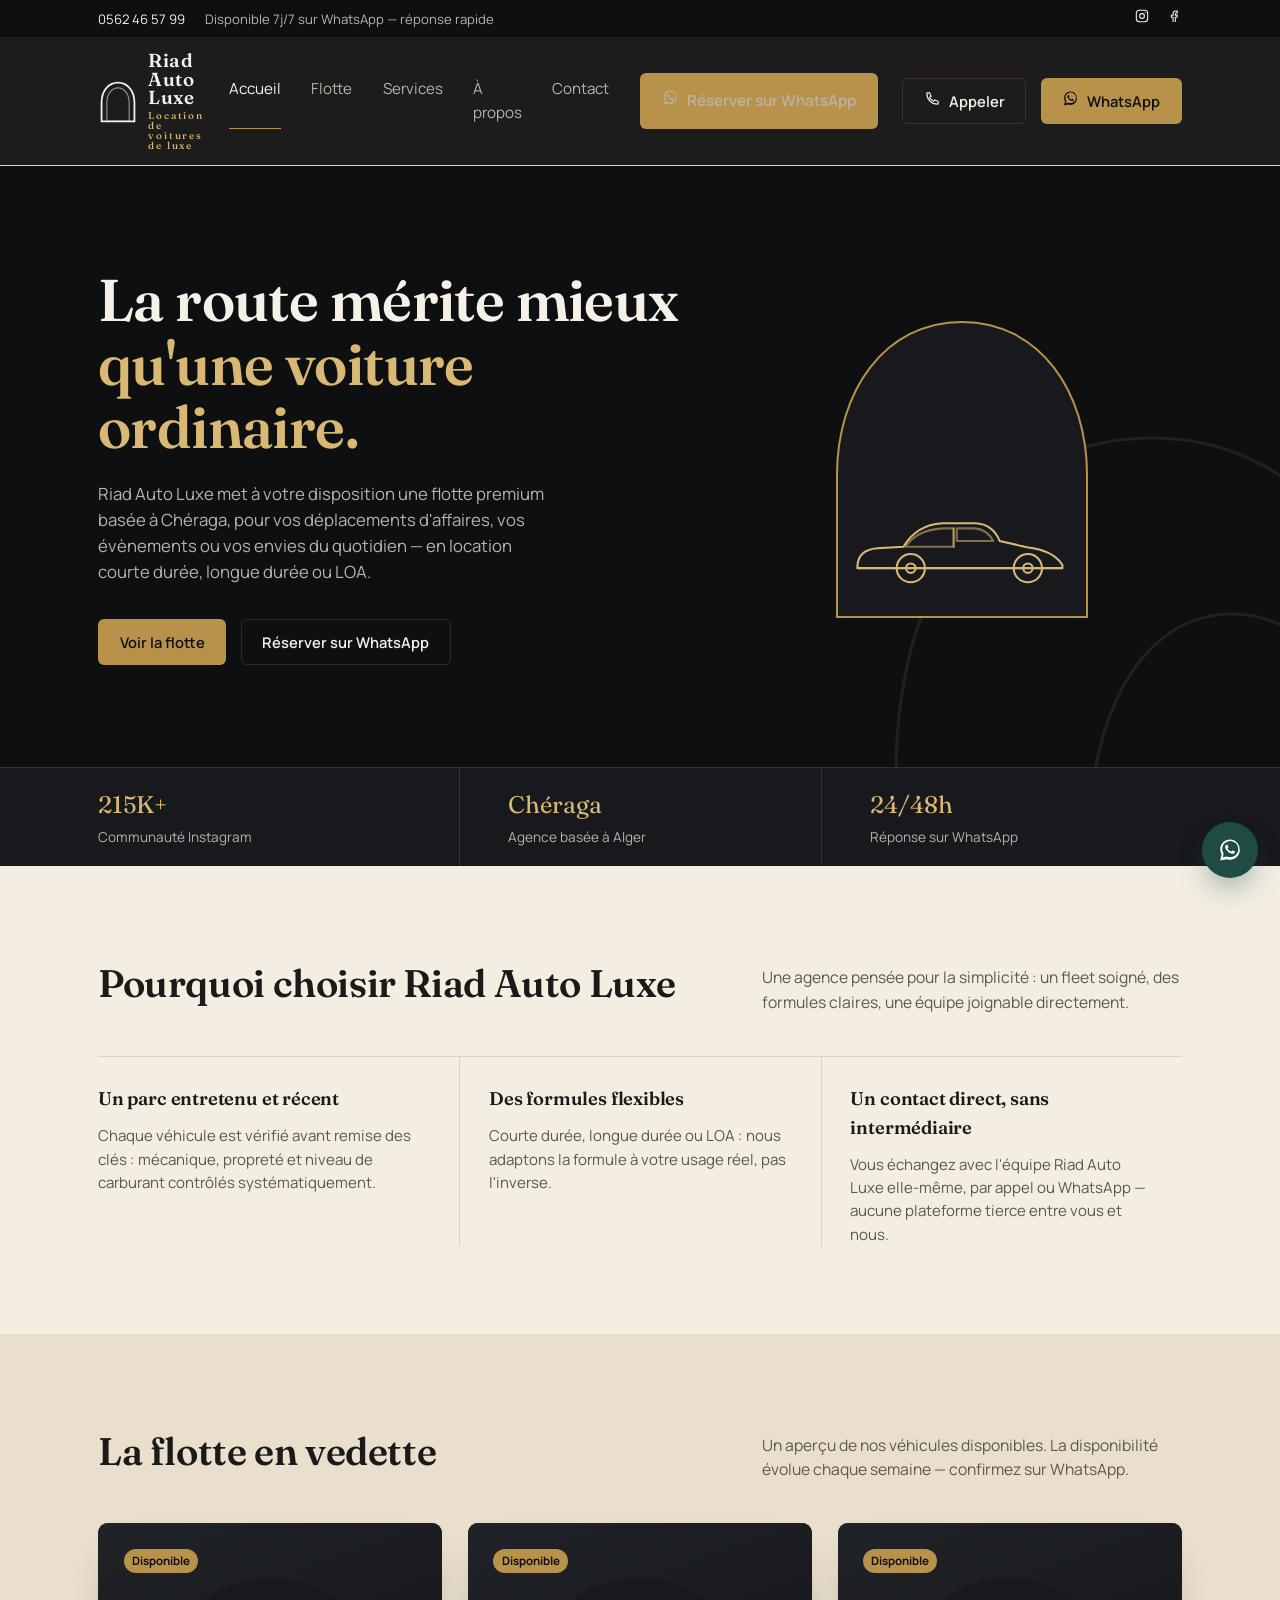
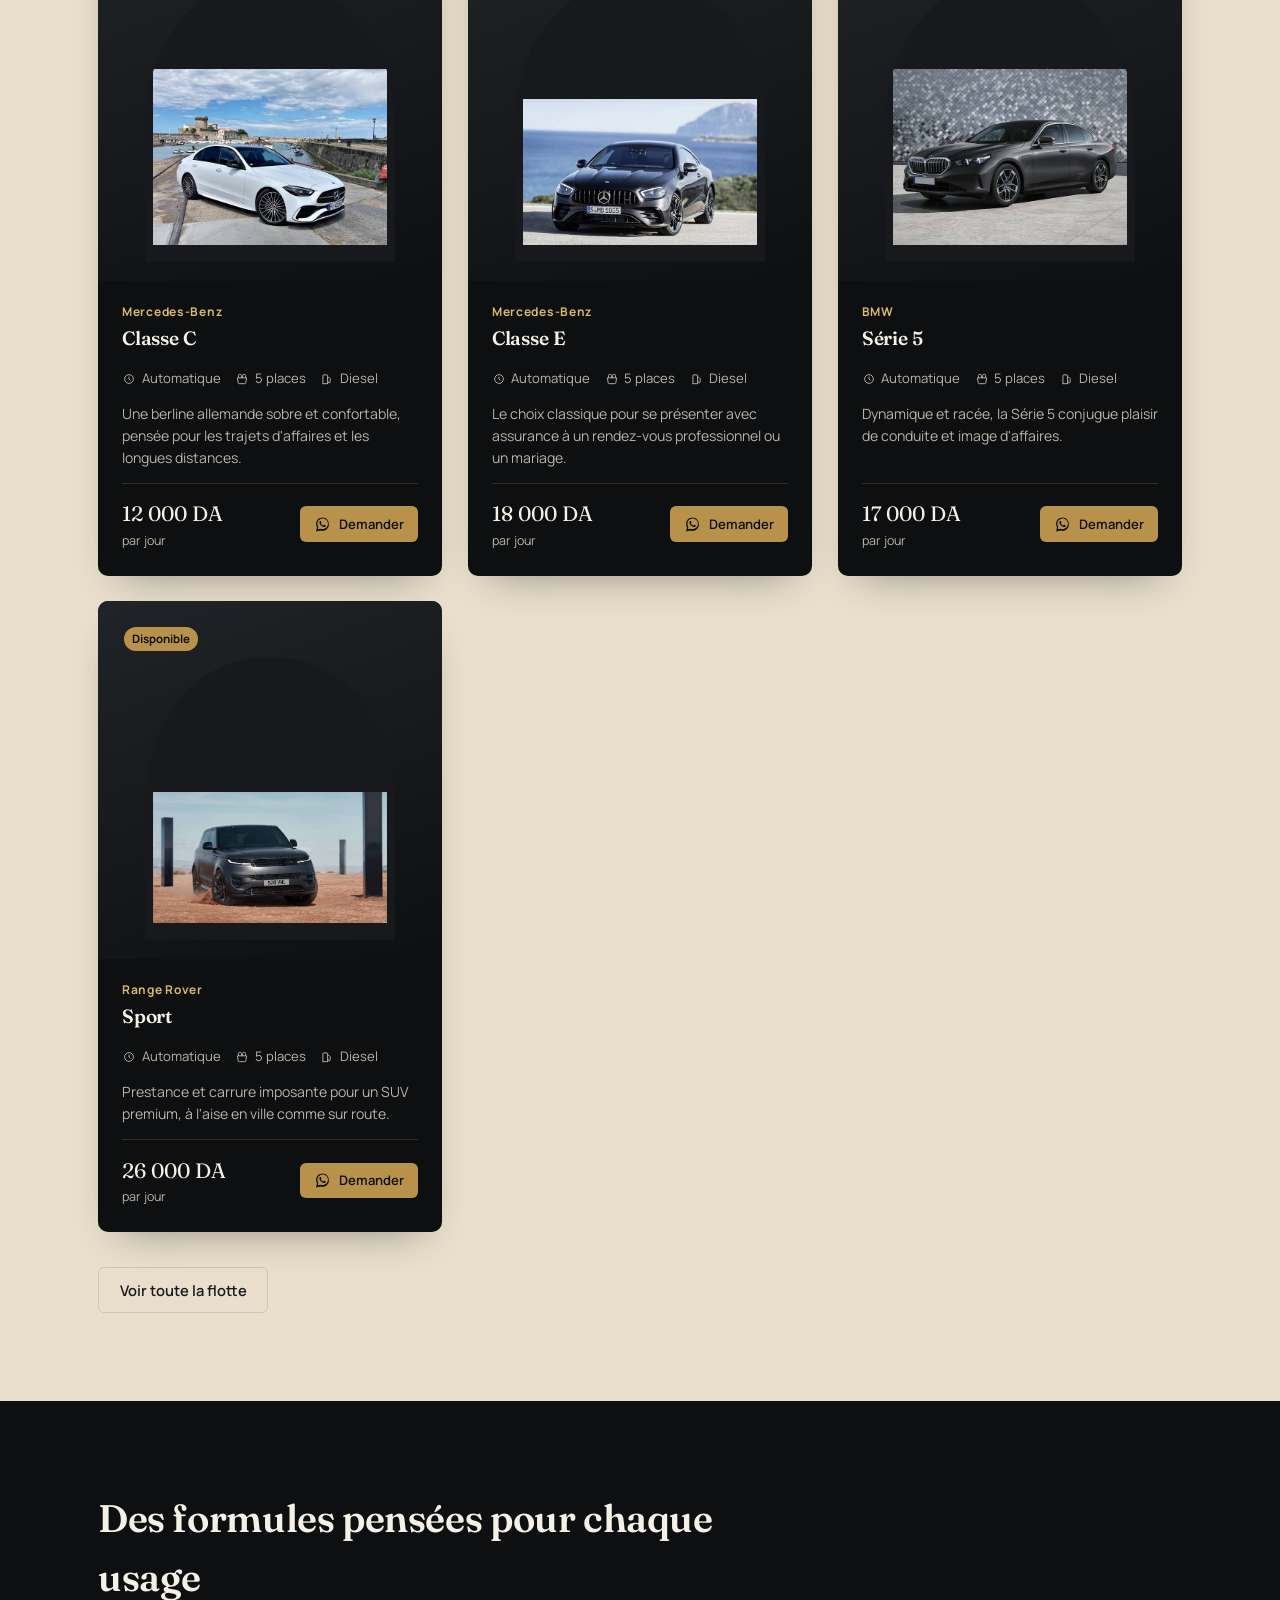
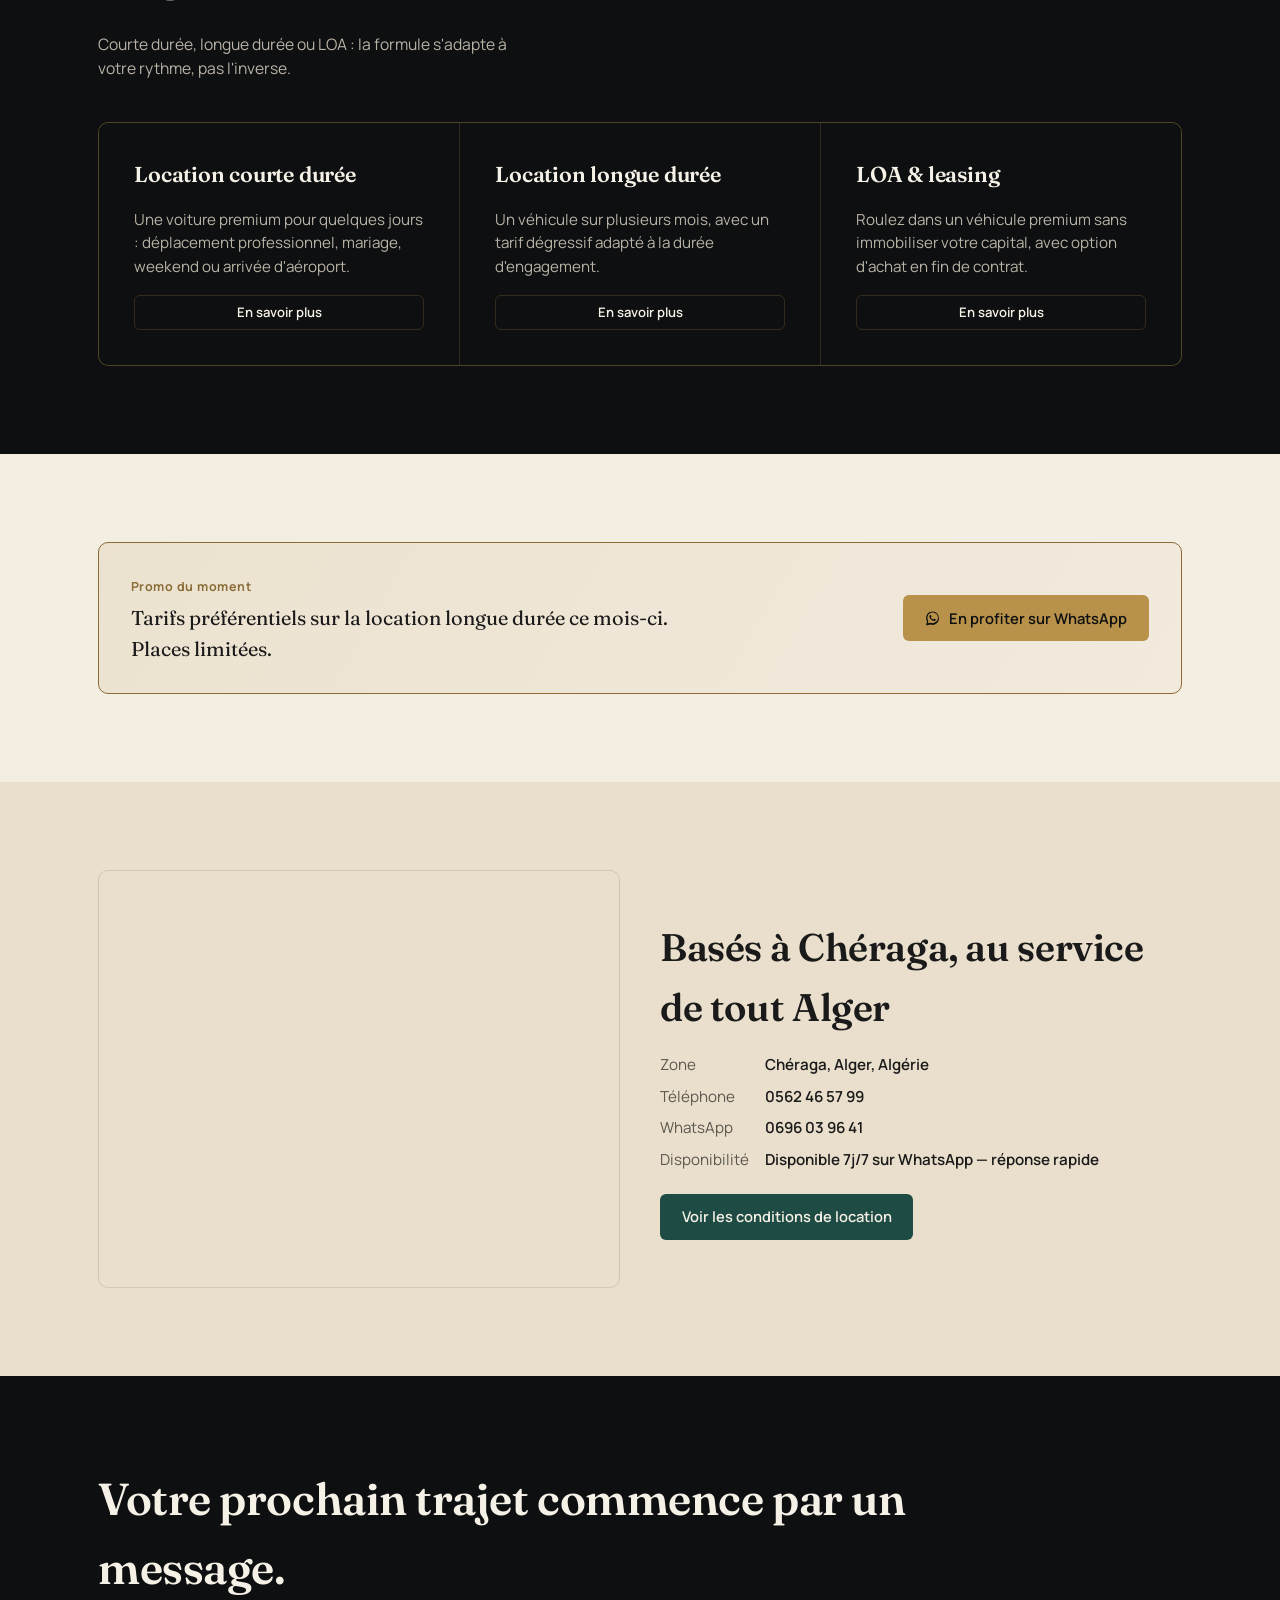
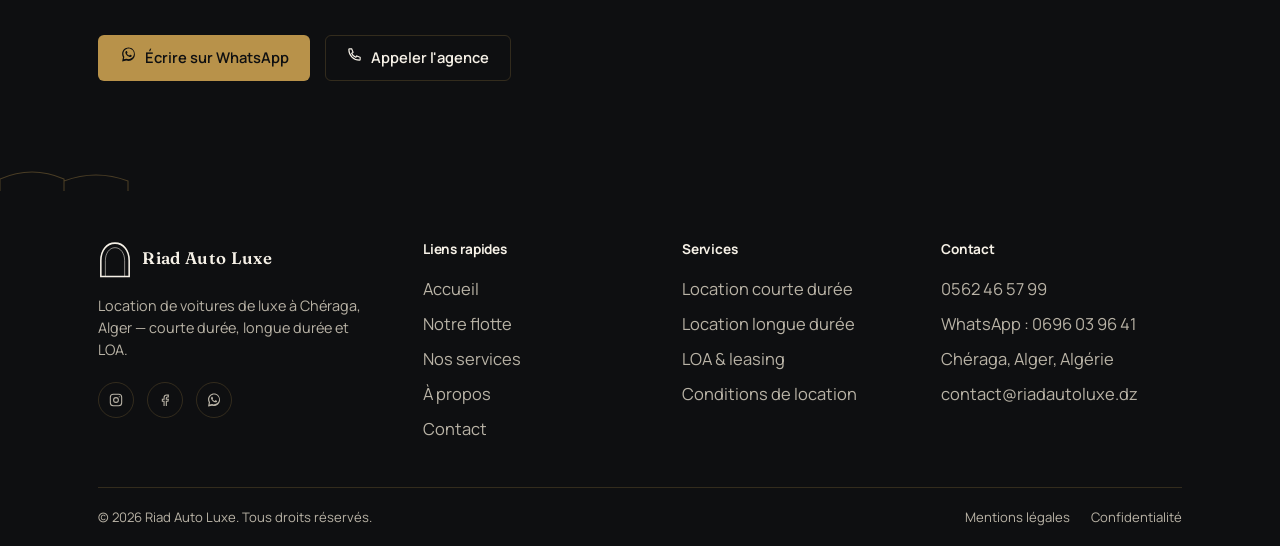
<file: index.html>
<!doctype html>
<html lang="fr">
<head>
  <meta charset="UTF-8">
  <meta name="viewport" content="width=device-width, initial-scale=1">
  <title>Riad Auto Luxe — Location de voitures de luxe à Chéraga, Alger</title>
  <meta name="description" content="Location de voitures de luxe à Chéraga (Alger) : courte durée, longue durée et LOA. Découvrez la flotte Riad Auto Luxe et réservez sur WhatsApp.">
  <link rel="canonical" href="https://www.riadautoluxe.dz/">
  <meta name="robots" content="index,follow">

  <meta property="og:type" content="website">
  <meta property="og:site_name" content="Riad Auto Luxe">
  <meta property="og:title" content="Riad Auto Luxe — Location de voitures de luxe à Chéraga, Alger">
  <meta property="og:description" content="Location de voitures de luxe à Chéraga (Alger) : courte durée, longue durée et LOA. Découvrez la flotte Riad Auto Luxe et réservez sur WhatsApp.">
  <meta property="og:image" content="https://www.riadautoluxe.dz/assets/img/og-image.png">
  <meta property="og:url" content="https://www.riadautoluxe.dz/">
  <meta property="og:locale" content="fr_DZ">
  <meta name="twitter:card" content="summary_large_image">
  <meta name="twitter:title" content="Riad Auto Luxe — Location de voitures de luxe à Chéraga, Alger">
  <meta name="twitter:description" content="Location de voitures de luxe à Chéraga (Alger) : courte durée, longue durée et LOA. Découvrez la flotte Riad Auto Luxe et réservez sur WhatsApp.">
  <meta name="twitter:image" content="https://www.riadautoluxe.dz/assets/img/og-image.png">

  <link rel="icon" href="favicon.svg" type="image/svg+xml">
  <link rel="icon" href="favicon.ico" sizes="any">
  <link rel="apple-touch-icon" href="assets/img/apple-touch-icon.png">
  <link rel="manifest" href="site.webmanifest">
  <meta name="theme-color" content="#0e0f11">

  <link rel="preconnect" href="https://fonts.googleapis.com">
  <link rel="preconnect" href="https://fonts.gstatic.com" crossorigin>
  <link href="https://fonts.googleapis.com/css2?family=Fraunces:opsz,wght@9..144,500;9..144,600;9..144,700&family=Manrope:wght@400;500;600;700;800&display=swap" rel="stylesheet">
  <link rel="stylesheet" href="assets/css/style.css">
</head>
<body>
  <a class="skip-link" href="#main">Aller au contenu</a>
  

  <div class="utility-bar">
    <div class="container">
      <div class="utility-left">
        <a data-href="tel-primary" href="#"><span data-bind="phonePrimaryDisplay"></span></a>
        <span data-bind="hoursNote">Disponible 7j/7 sur WhatsApp</span>
      </div>
      <div class="utility-right">
        <a data-href="instagram" href="#" aria-label="Instagram Riad Auto Luxe"><svg class="social-ico" data-icon="insta" viewBox="0 0 24 24"></svg></a>
        <a data-href="facebook" href="#" aria-label="Facebook Riad Auto Luxe"><svg class="social-ico" data-icon="fb" viewBox="0 0 24 24"></svg></a>
      </div>
    </div>
  </div>

  <header class="site-header">
    <div class="container">
      <a class="brand" href="index.html">
        <svg class="brand-mark" viewBox="0 0 240 280" aria-hidden="true">
        <path d="M20,264 L20,150 C20,84 58,28 120,28 C182,28 220,84 220,150 L220,264 Z" fill="none" stroke="currentColor" stroke-width="11"/>
        <path d="M52,264 L52,152 C52,100 80,60 120,60 C160,60 188,100 188,152 L188,264 Z" fill="none" stroke="currentColor" stroke-width="7" opacity="0.55"/>
      </svg>
        <span class="brand-word"><span class="l1">Riad Auto Luxe</span><span class="l2">Location de voitures de luxe</span></span>
      </a>
      <nav class="main-nav" id="main-nav" aria-label="Navigation principale">
        <a href="index.html" aria-current="page">Accueil</a>
        <a href="flotte.html">Flotte</a>
        <a href="services.html">Services</a>
        <a href="a-propos.html">À propos</a>
        <a href="contact.html">Contact</a>
        <a class="btn btn-gold nav-whatsapp-cta" data-href="whatsapp-generic" href="#"><span data-icon="whatsapp"></span><span>Réserver sur WhatsApp</span></a>
      </nav>
      <div class="header-actions">
        <a class="btn btn-outline-dark" data-href="tel-primary" href="#"><span data-icon="phone"></span><span>Appeler</span></a>
        <a class="btn btn-gold" data-href="whatsapp-generic" href="#"><span data-icon="whatsapp"></span><span>WhatsApp</span></a>
        <button class="nav-toggle" id="nav-toggle" aria-label="Ouvrir le menu" aria-expanded="false" aria-controls="main-nav">
          <svg viewBox="0 0 24 24" fill="none" stroke="currentColor" stroke-width="2"><path d="M4 6h16M4 12h16M4 18h16"/></svg>
        </button>
      </div>
    </div>
  </header>
  <main id="main">
<svg width="0" height="0" style="position:absolute" aria-hidden="true" focusable="false">
  <defs>
    <clipPath id="archClip" clipPathUnits="objectBoundingBox">
      <path d="M0.0833,0.9429 L0.0833,0.5357 C0.0833,0.3 0.2417,0.1 0.5,0.1 C0.7583,0.1 0.9167,0.3 0.9167,0.5357 L0.9167,0.9429 Z"/>
    </clipPath>
  </defs>
</svg>
  <section class="hero">
    <svg class="hero-pattern" viewBox="0 0 800 600" preserveAspectRatio="xMaxYMid slice" aria-hidden="true">
      <g fill="none" stroke="#d8b872" stroke-width="2">
        <path d="M560,600 L560,380 C560,260 620,170 720,170 C820,170 880,260 880,380 L880,600 Z"/>
        <path d="M680,600 L680,430 C680,340 715,280 770,280 C825,280 860,340 860,430 L860,600 Z"/>
      </g>
    </svg>
    <div class="container">
      <div class="hero-copy">
        <h1 class="hero-title"><span id="hero-title-1">La route mérite mieux</span><span class="accent" id="hero-title-2">qu'une voiture ordinaire.</span></h1>
        <p class="hero-sub" id="hero-sub"></p>
        <div class="hero-ctas">
          <a class="btn btn-gold" href="flotte.html" id="hero-cta-primary">Voir la flotte</a>
          <a class="btn btn-outline-dark" href="#" id="hero-cta-secondary"><span data-icon="whatsapp"></span><span>Réserver sur WhatsApp</span></a>
        </div>
      </div>
      <div class="hero-frame">
        <svg viewBox="0 0 300 360" aria-hidden="true">
          <path d="M25,330 L25,188 C25,105 72,35 150,35 C228,35 275,105 275,188 L275,330 Z" fill="#17191c" stroke="#b8924a" stroke-width="2"/>
          <image href="assets/img/car-coupe.svg" x="35" y="200" width="230" height="110"/>
        </svg>
      </div>
    </div>
  </section>

  <section class="trust-strip">
    <div class="container" id="stats-row"></div>
  </section>

  <section class="section section-sand">
    <div class="container">
      <div class="section-head">
        <h2 class="section-title">Pourquoi choisir Riad Auto Luxe</h2>
        <p class="section-desc">Une agence pensée pour la simplicité : un fleet soigné, des formules claires, une équipe joignable directement.</p>
      </div>
      <div class="ledger" id="why-us-list"></div>
    </div>
  </section>

  <section class="section section-sand-2">
    <div class="container">
      <div class="section-head">
        <h2 class="section-title">La flotte en vedette</h2>
        <p class="section-desc">Un aperçu de nos véhicules disponibles. La disponibilité évolue chaque semaine — confirmez sur WhatsApp.</p>
      </div>
      <div class="fleet-grid" id="fleet-featured"></div>
      <div style="margin-top:2.2rem">
        <a class="btn btn-outline-light" href="flotte.html">Voir toute la flotte</a>
      </div>
    </div>
  </section>

  <section class="section section-dark">
    <div class="container">
      <div class="section-head">
        <h2 class="section-title">Des formules pensées pour chaque usage</h2>
        <p class="section-desc">Courte durée, longue durée ou LOA : la formule s'adapte à votre rythme, pas l'inverse.</p>
      </div>
      <div class="services-split" id="services-summary"></div>
    </div>
  </section>

  <section class="section section-sand">
    <div class="container">
      <div class="promo-ribbon" id="promo-ribbon"></div>
    </div>
  </section>

  <section class="section section-sand-2">
    <div class="container">
      <div class="map-block">
        <div class="map-embed">
          <iframe title="Localisation Riad Auto Luxe à Chéraga" loading="lazy"
            src="https://www.openstreetmap.org/export/embed.html?bbox=2.90%2C36.74%2C3.00%2C36.80&amp;layer=mapnik&amp;marker=36.7667%2C2.95"></iframe>
        </div>
        <div class="map-details">
          <h2 class="section-title" style="margin-bottom:1rem">Basés à Chéraga, au service de tout Alger</h2>
          <dl>
            <dt>Zone</dt><dd data-bind="addressLine">Chéraga, Alger, Algérie</dd>
            <dt>Téléphone</dt><dd><span data-bind="phonePrimaryDisplay"></span></dd>
            <dt>WhatsApp</dt><dd><span data-bind="phoneSecondaryDisplay"></span></dd>
            <dt>Disponibilité</dt><dd data-bind="hoursNote">Disponible 7j/7 sur WhatsApp</dd>
          </dl>
          <div style="margin-top:1.4rem">
            <a class="btn btn-emerald" href="contact.html">Voir les conditions de location</a>
          </div>
        </div>
      </div>
    </div>
  </section>

  <section class="section section-dark">
    <div class="container final-cta">
      <div class="final-cta-row">
        <h2>Votre prochain trajet commence par un message.</h2>
        <div class="final-cta-actions">
          <a class="btn btn-gold" data-href="whatsapp-generic" href="#"><span data-icon="whatsapp"></span><span>Écrire sur WhatsApp</span></a>
          <a class="btn btn-outline-dark" data-href="tel-primary" href="#"><span data-icon="phone"></span><span>Appeler l'agence</span></a>
        </div>
      </div>
    </div>
  </section>
  </main>
  <footer class="site-footer">
    <svg class="footer-arch" viewBox="0 0 1200 22" preserveAspectRatio="none" aria-hidden="true">
      <path d="M0,22 L0,10 Q30,-4 60,10 L60,22 M60,22 L60,12 Q90,0 120,12 L120,22" fill="none" stroke="#b8924a" stroke-width="1"/>
    </svg>
    <div class="container">
      <div class="footer-grid">
        <div class="footer-brand">
          <a class="brand" href="index.html" style="color:var(--cream-text)">
            <svg class="brand-mark" style="width:34px;height:40px" viewBox="0 0 240 280" aria-hidden="true">
        <path d="M20,264 L20,150 C20,84 58,28 120,28 C182,28 220,84 220,150 L220,264 Z" fill="none" stroke="currentColor" stroke-width="11"/>
        <path d="M52,264 L52,152 C52,100 80,60 120,60 C160,60 188,100 188,152 L188,264 Z" fill="none" stroke="currentColor" stroke-width="7" opacity="0.55"/>
      </svg>
            <span class="brand-word"><span class="l1" style="font-size:1.05rem">Riad Auto Luxe</span></span>
          </a>
          <p>Location de voitures de luxe à Chéraga, Alger — courte durée, longue durée et LOA.</p>
          <div class="footer-social">
            <a data-href="instagram" href="#" aria-label="Instagram"><svg data-icon="insta" viewBox="0 0 24 24"></svg></a>
            <a data-href="facebook" href="#" aria-label="Facebook"><svg data-icon="fb" viewBox="0 0 24 24"></svg></a>
            <a data-href="whatsapp-generic" href="#" aria-label="WhatsApp"><svg data-icon="whatsapp" viewBox="0 0 32 32"></svg></a>
          </div>
        </div>
        <div class="footer-col">
          <h4>Liens rapides</h4>
          <ul>
            <li><a href="index.html">Accueil</a></li>
            <li><a href="flotte.html">Notre flotte</a></li>
            <li><a href="services.html">Nos services</a></li>
            <li><a href="a-propos.html">À propos</a></li>
            <li><a href="contact.html">Contact</a></li>
          </ul>
        </div>
        <div class="footer-col">
          <h4>Services</h4>
          <ul>
            <li><a href="services.html#courte-duree">Location courte durée</a></li>
            <li><a href="services.html#longue-duree">Location longue durée</a></li>
            <li><a href="services.html#loa-leasing">LOA &amp; leasing</a></li>
            <li><a href="contact.html">Conditions de location</a></li>
          </ul>
        </div>
        <div class="footer-col">
          <h4>Contact</h4>
          <ul id="footer-contact"></ul>
        </div>
      </div>
      <div class="footer-bottom">
        <p>&copy; <span id="year">2026</span> Riad Auto Luxe. Tous droits réservés.</p>
        <ul>
          <li><a href="mentions-legales.html">Mentions légales</a></li>
          <li><a href="confidentialite.html">Confidentialité</a></li>
        </ul>
      </div>
    </div>
  </footer>

  <script type="application/ld+json" id="schema-localbusiness"></script>

  <a class="whatsapp-float" data-href="whatsapp-generic" href="#" aria-label="Discuter sur WhatsApp">
    <svg data-icon="whatsapp" viewBox="0 0 32 32"></svg>
  </a>
  <script>window.SITE_BASE = ""; window.SITE_ORIGIN = "https://www.riadautoluxe.dz";</script>
  <script src="assets/js/main.js"></script>
</body>
</html>
</file>
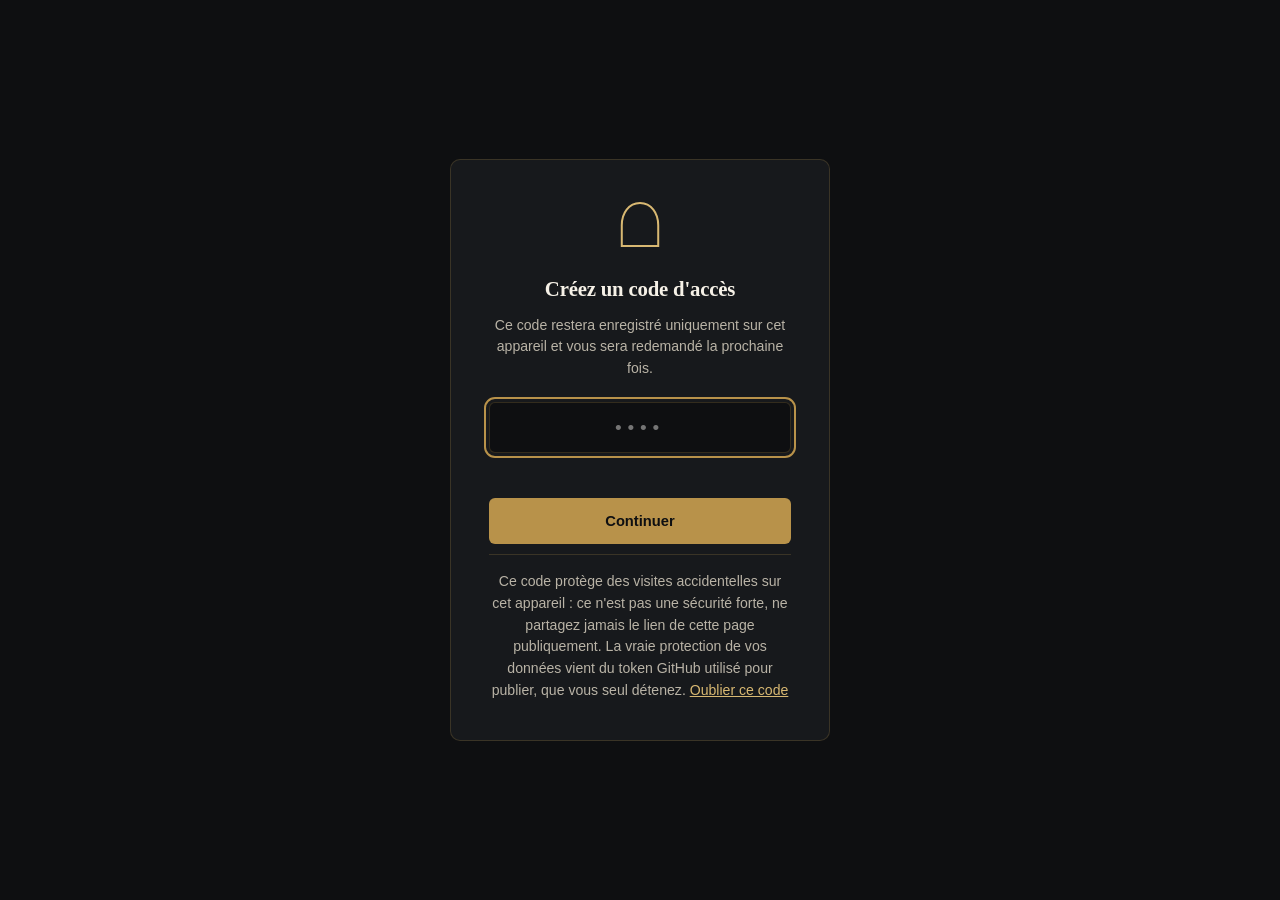
<file: admin/index.html>
<!doctype html>
<html lang="fr">
<head>
  <meta charset="UTF-8">
  <meta name="viewport" content="width=device-width, initial-scale=1">
  <title>Tableau de bord — Riad Auto Luxe (privé)</title>
  <meta name="robots" content="noindex,nofollow,noarchive">
  <link rel="icon" href="../favicon.svg" type="image/svg+xml">
  <link rel="stylesheet" href="../assets/css/style.css">
  <link rel="stylesheet" href="admin.css">
</head>
<body class="admin-body">

  <!-- Verrou local (déterrent, pas une sécurité forte — voir GUIDE-DEPLOIEMENT.md) -->
  <div class="admin-lock" id="admin-lock">
    <div class="admin-lock-card">
      <svg class="brand-mark" viewBox="0 0 240 280" aria-hidden="true">
        <path d="M20,264 L20,150 C20,84 58,28 120,28 C182,28 220,84 220,150 L220,264 Z" fill="none" stroke="currentColor" stroke-width="11"/>
      </svg>
      <h1 id="lock-title">Accès privé</h1>
      <p id="lock-sub">Entrez votre code d'accès pour ouvrir le tableau de bord.</p>
      <input type="password" id="pin-input" inputmode="numeric" autocomplete="off" placeholder="••••">
      <div class="admin-lock-error" id="pin-error"></div>
      <button class="btn btn-gold btn-block" id="pin-submit">Continuer</button>
      <p class="admin-lock-note">Ce code protège des visites accidentelles sur cet appareil : ce n'est pas une sécurité forte, ne partagez jamais le lien de cette page publiquement. La vraie protection de vos données vient du token GitHub utilisé pour publier, que vous seul détenez. <button type="button" id="pin-reset" style="background:none;border:none;color:var(--gold-bright);text-decoration:underline;cursor:pointer;padding:0;font:inherit">Oublier ce code</button></p>
    </div>
  </div>

  <!-- Tableau de bord -->
  <div class="admin-shell" id="admin-shell">
    <div class="admin-topbar">
      <div class="container">
        <div class="admin-topbar-title">
          <svg class="brand-mark" viewBox="0 0 240 280" aria-hidden="true"><path d="M20,264 L20,150 C20,84 58,28 120,28 C182,28 220,84 220,150 L220,264 Z" fill="none" stroke="currentColor" stroke-width="11"/></svg>
          <div>
            <h1>Riad Auto Luxe</h1>
            <span>Tableau de bord admin</span>
          </div>
        </div>
        <div class="admin-topbar-actions">
          <span id="load-status" style="font-size:0.82rem;color:var(--muted-on-dark)"></span>
          <a class="btn btn-outline-dark btn-small" href="../index.html" target="_blank" rel="noopener">Voir le site</a>
          <button class="btn btn-outline-dark btn-small" id="logout-btn">Se déconnecter</button>
        </div>
      </div>
    </div>

    <div class="container admin-main">
      <div class="admin-tabs" role="tablist">
        <button class="admin-tab-btn" data-panel="panel-flotte" aria-selected="true" role="tab">Flotte</button>
        <button class="admin-tab-btn" data-panel="panel-contenu" aria-selected="false" role="tab">Contenu du site</button>
        <button class="admin-tab-btn" data-panel="panel-publier" aria-selected="false" role="tab">Publication</button>
      </div>

      <!-- ============================= FLOTTE ============================= -->
      <div class="admin-panel active" id="panel-flotte">
        <div class="admin-card">
          <h2>Véhicules</h2>
          <p class="hint">Chaque voiture ajoutée ici apparaît automatiquement sur la page Flotte, et sur l'accueil si elle fait partie des quatre premières. Le champ « Image » peut être un chemin du site (ex. <code>assets/img/car-suv.svg</code>) ou une URL complète vers une photo que vous hébergez ailleurs.</p>
          <div id="fleet-fields"></div>
        </div>
      </div>

      <!-- ============================= CONTENU ============================= -->
      <div class="admin-panel" id="panel-contenu">
        <div class="admin-card">
          <h2>Coordonnées &amp; réglages</h2>
          <p class="hint">Utilisées dans l'en-tête, le pied de page, les boutons WhatsApp/téléphone et le schema.org sur tout le site.</p>
          <div class="admin-grid" id="business-fields"></div>
        </div>

        <div class="admin-card">
          <h2>Accueil — en-tête (hero)</h2>
          <div class="admin-grid">
            <div class="admin-field"><label>Titre — ligne 1</label><input type="text" id="hero-title1"></div>
            <div class="admin-field"><label>Titre — ligne 2 (accent doré)</label><input type="text" id="hero-title2"></div>
            <div class="admin-field full"><label>Sous-titre</label><textarea id="hero-subtitle"></textarea></div>
            <div class="admin-field"><label>Bouton principal</label><input type="text" id="hero-cta1"></div>
            <div class="admin-field"><label>Bouton secondaire (WhatsApp)</label><input type="text" id="hero-cta2"></div>
          </div>
        </div>

        <div class="admin-card">
          <h2>Bandeau promo</h2>
          <div class="admin-grid">
            <div class="admin-field admin-inline-check"><input type="checkbox" id="promo-active"><label>Afficher le bandeau promo</label></div>
            <div class="admin-field"><label>Étiquette</label><input type="text" id="promo-label"></div>
            <div class="admin-field full"><label>Texte de la promotion</label><input type="text" id="promo-text"></div>
            <div class="admin-field"><label>Texte du bouton</label><input type="text" id="promo-cta"></div>
          </div>
        </div>

        <div class="admin-card">
          <h2>Statistiques (bandeau sous l'en-tête)</h2>
          <div id="stats-fields"></div>
        </div>

        <div class="admin-card">
          <h2>Pourquoi nous choisir</h2>
          <div id="whyus-fields"></div>
        </div>

        <div class="admin-card">
          <h2>Services</h2>
          <p class="hint">Le titre, le résumé et l'identifiant de chaque service existant peuvent être modifiés ; les détails (page Services) sont des listes à puces modifiables. L'ajout ou la suppression d'un service entier se fait directement dans le fichier JSON téléchargé, pour garder les trois formules cohérentes avec la page.</p>
          <div id="services-fields"></div>
        </div>

        <div class="admin-card">
          <h2>Conditions de location</h2>
          <div id="conditions-fields"></div>
        </div>

        <div class="admin-card">
          <h2>À propos</h2>
          <div class="admin-grid">
            <div class="admin-field full"><label>Phrase d'introduction</label><textarea id="about-intro-field"></textarea></div>
            <div class="admin-field full"><label>Paragraphe principal</label><textarea id="about-body-field"></textarea></div>
            <div class="admin-field full"><label>Phrase de conclusion</label><textarea id="about-closing-field"></textarea></div>
          </div>
        </div>
      </div>

      <!-- ============================= PUBLICATION ============================= -->
      <div class="admin-panel" id="panel-publier">
        <div class="admin-publish-grid">
          <div>
            <div class="admin-card">
              <h2>Publier sur GitHub</h2>
              <p class="hint">Envoie directement vos modifications dans le dépôt qui héberge le site (GitHub Pages). Le site se met à jour automatiquement en 1 à 2 minutes.</p>
              <div class="admin-grid">
                <div class="admin-field"><label>Propriétaire (owner)</label><input type="text" id="gh-owner" placeholder="ex. votre-nom-utilisateur"></div>
                <div class="admin-field"><label>Dépôt (repo)</label><input type="text" id="gh-repo" placeholder="ex. riadautoluxe-site"></div>
                <div class="admin-field"><label>Branche</label><input type="text" id="gh-branch" placeholder="main"></div>
                <div class="admin-field"><label>Token d'accès personnel</label><input type="password" id="gh-token" placeholder="github_pat_…"></div>
                <div class="admin-field full admin-inline-check"><input type="checkbox" id="gh-remember"><label>Se souvenir du token sur cet appareil uniquement</label></div>
              </div>
              <button class="btn btn-gold" id="publish-btn" style="margin-top:1.2rem">Publier les modifications</button>
              <div class="admin-log" id="publish-log" style="margin-top:1rem"><p class="muted">En attente de publication…</p></div>
            </div>
          </div>
          <div>
            <div class="admin-card">
              <h2>Créer votre token GitHub</h2>
              <ol class="admin-steps">
                <li>Sur GitHub : photo de profil → <strong>Settings</strong> → <strong>Developer settings</strong> → <strong>Personal access tokens</strong> → <strong>Fine-grained tokens</strong>.</li>
                <li><strong>Generate new token</strong>, donnez-lui un nom, et choisissez <strong>Only select repositories</strong> → sélectionnez le dépôt de ce site.</li>
                <li>Sous <strong>Repository permissions</strong>, réglez <strong>Contents</strong> sur <strong>Read and write</strong>.</li>
                <li>Générez, copiez le token (il ne sera montré qu'une fois) et collez-le ci-contre.</li>
              </ol>
              <p class="hint" style="margin-top:1rem">Ce token n'est envoyé qu'à l'API officielle de GitHub, jamais ailleurs. Ne le partagez avec personne.</p>
            </div>
            <div class="admin-card">
              <h2>Sans token GitHub</h2>
              <p class="hint">Téléchargez les fichiers modifiés et déposez-les manuellement dans votre dépôt via l'interface web de GitHub (glisser-déposer dans le dossier <code>assets/data/</code>, en écrasant les fichiers existants).</p>
              <div style="display:flex; gap:0.7rem; flex-wrap:wrap">
                <button class="btn btn-outline-light btn-small" id="download-content">Télécharger site-content.json</button>
                <button class="btn btn-outline-light btn-small" id="download-cars">Télécharger cars.json</button>
              </div>
            </div>
            <div class="admin-card">
              <button class="btn btn-outline-light btn-block" id="reload-btn">Recharger depuis le site en ligne (annule les modifications non publiées)</button>
            </div>
          </div>
        </div>
      </div>
    </div>
  </div>

  <div class="admin-toast" id="admin-toast"></div>

  <script src="admin.js"></script>
</body>
</html>
</file>
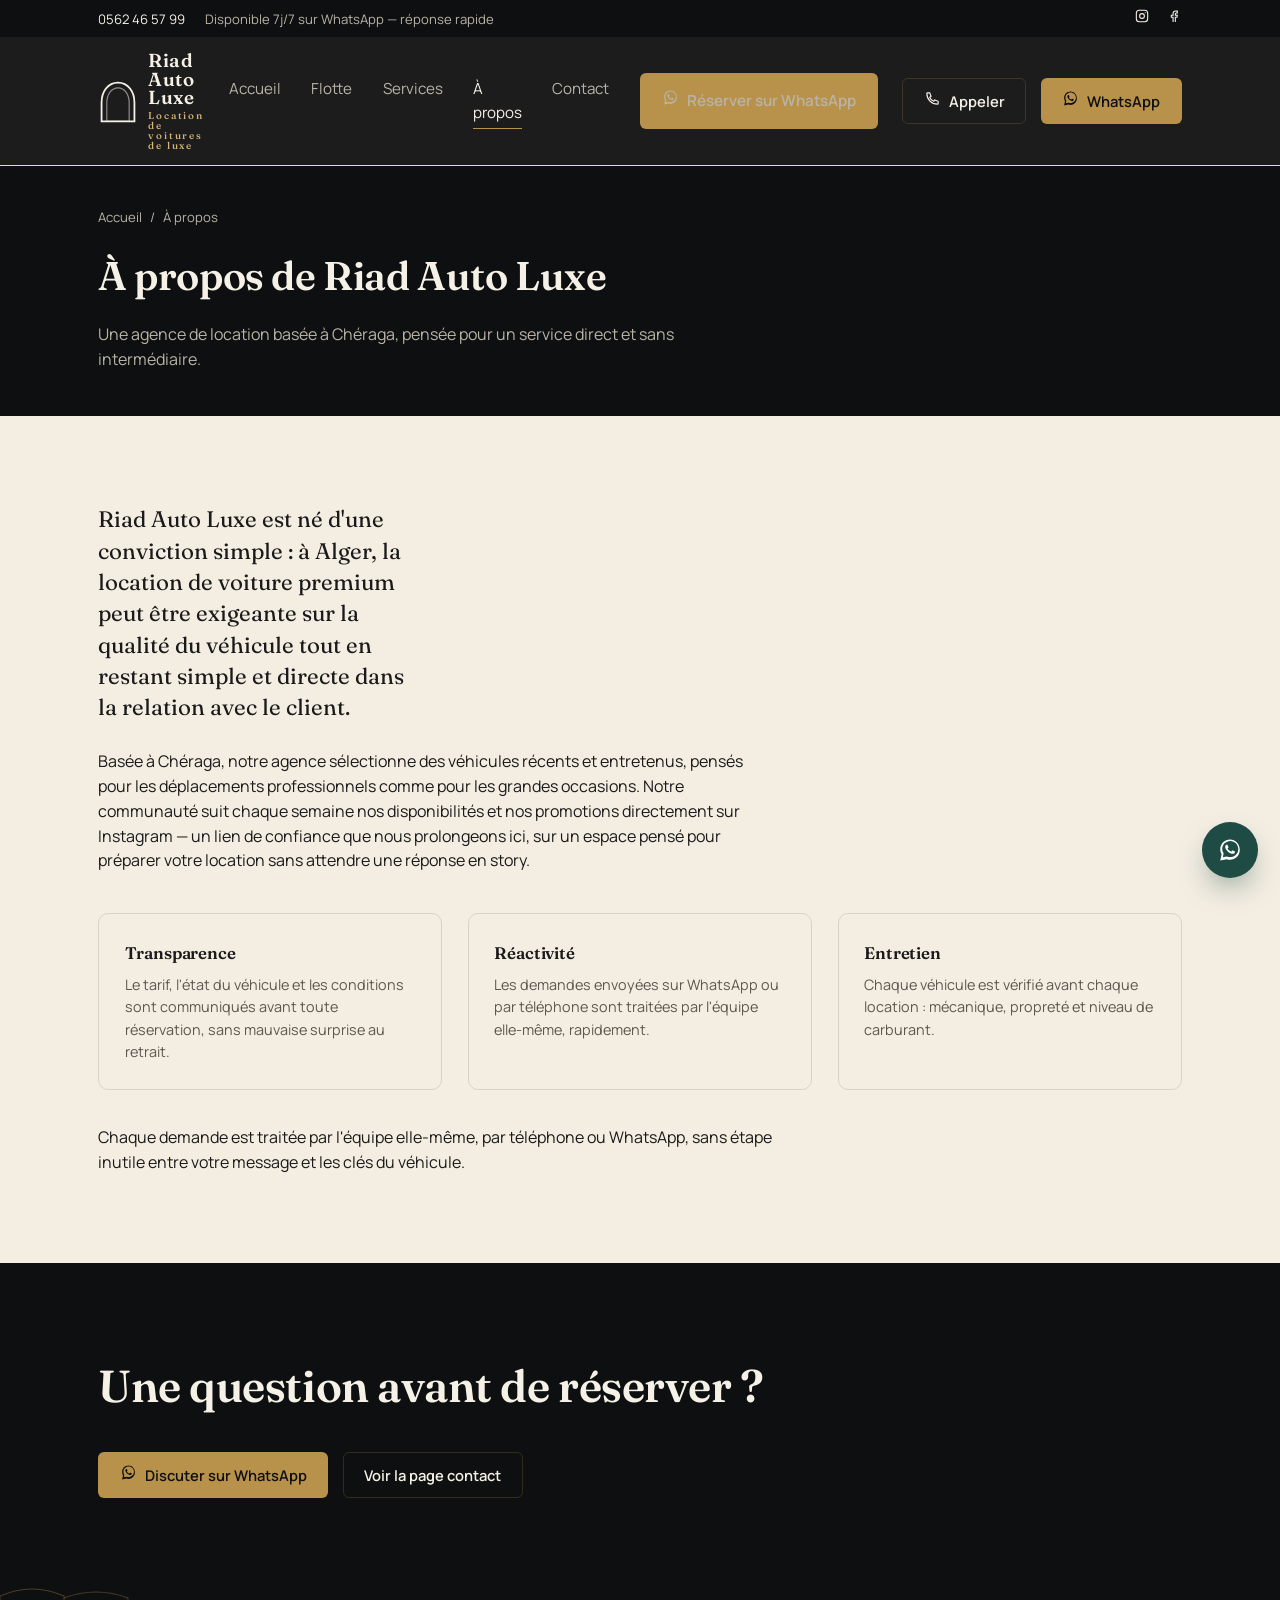
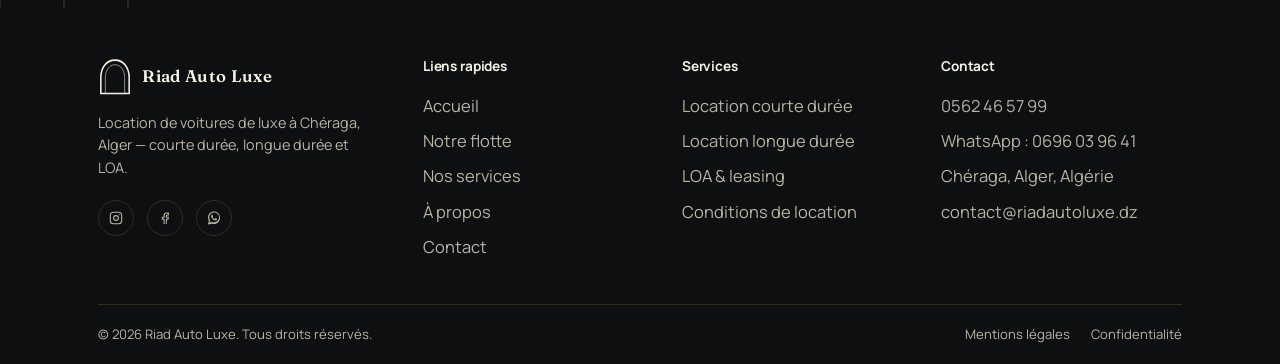
<file: a-propos.html>
<!doctype html>
<html lang="fr">
<head>
  <meta charset="UTF-8">
  <meta name="viewport" content="width=device-width, initial-scale=1">
  <title>À propos de Riad Auto Luxe — Agence de location à Chéraga, Alger</title>
  <meta name="description" content="Découvrez Riad Auto Luxe, agence de location de voitures de luxe basée à Chéraga, et notre approche directe du service client.">
  <link rel="canonical" href="https://www.riadautoluxe.dz/a-propos.html">
  <meta name="robots" content="index,follow">

  <meta property="og:type" content="website">
  <meta property="og:site_name" content="Riad Auto Luxe">
  <meta property="og:title" content="À propos de Riad Auto Luxe — Agence de location à Chéraga, Alger">
  <meta property="og:description" content="Découvrez Riad Auto Luxe, agence de location de voitures de luxe basée à Chéraga, et notre approche directe du service client.">
  <meta property="og:image" content="https://www.riadautoluxe.dz/assets/img/og-image.png">
  <meta property="og:url" content="https://www.riadautoluxe.dz/a-propos.html">
  <meta property="og:locale" content="fr_DZ">
  <meta name="twitter:card" content="summary_large_image">
  <meta name="twitter:title" content="À propos de Riad Auto Luxe — Agence de location à Chéraga, Alger">
  <meta name="twitter:description" content="Découvrez Riad Auto Luxe, agence de location de voitures de luxe basée à Chéraga, et notre approche directe du service client.">
  <meta name="twitter:image" content="https://www.riadautoluxe.dz/assets/img/og-image.png">

  <link rel="icon" href="favicon.svg" type="image/svg+xml">
  <link rel="icon" href="favicon.ico" sizes="any">
  <link rel="apple-touch-icon" href="assets/img/apple-touch-icon.png">
  <link rel="manifest" href="site.webmanifest">
  <meta name="theme-color" content="#0e0f11">

  <link rel="preconnect" href="https://fonts.googleapis.com">
  <link rel="preconnect" href="https://fonts.gstatic.com" crossorigin>
  <link href="https://fonts.googleapis.com/css2?family=Fraunces:opsz,wght@9..144,500;9..144,600;9..144,700&family=Manrope:wght@400;500;600;700;800&display=swap" rel="stylesheet">
  <link rel="stylesheet" href="assets/css/style.css">
</head>
<body>
  <a class="skip-link" href="#main">Aller au contenu</a>
  

  <div class="utility-bar">
    <div class="container">
      <div class="utility-left">
        <a data-href="tel-primary" href="#"><span data-bind="phonePrimaryDisplay"></span></a>
        <span data-bind="hoursNote">Disponible 7j/7 sur WhatsApp</span>
      </div>
      <div class="utility-right">
        <a data-href="instagram" href="#" aria-label="Instagram Riad Auto Luxe"><svg class="social-ico" data-icon="insta" viewBox="0 0 24 24"></svg></a>
        <a data-href="facebook" href="#" aria-label="Facebook Riad Auto Luxe"><svg class="social-ico" data-icon="fb" viewBox="0 0 24 24"></svg></a>
      </div>
    </div>
  </div>

  <header class="site-header">
    <div class="container">
      <a class="brand" href="index.html">
        <svg class="brand-mark" viewBox="0 0 240 280" aria-hidden="true">
        <path d="M20,264 L20,150 C20,84 58,28 120,28 C182,28 220,84 220,150 L220,264 Z" fill="none" stroke="currentColor" stroke-width="11"/>
        <path d="M52,264 L52,152 C52,100 80,60 120,60 C160,60 188,100 188,152 L188,264 Z" fill="none" stroke="currentColor" stroke-width="7" opacity="0.55"/>
      </svg>
        <span class="brand-word"><span class="l1">Riad Auto Luxe</span><span class="l2">Location de voitures de luxe</span></span>
      </a>
      <nav class="main-nav" id="main-nav" aria-label="Navigation principale">
        <a href="index.html">Accueil</a>
        <a href="flotte.html">Flotte</a>
        <a href="services.html">Services</a>
        <a href="a-propos.html" aria-current="page">À propos</a>
        <a href="contact.html">Contact</a>
        <a class="btn btn-gold nav-whatsapp-cta" data-href="whatsapp-generic" href="#"><span data-icon="whatsapp"></span><span>Réserver sur WhatsApp</span></a>
      </nav>
      <div class="header-actions">
        <a class="btn btn-outline-dark" data-href="tel-primary" href="#"><span data-icon="phone"></span><span>Appeler</span></a>
        <a class="btn btn-gold" data-href="whatsapp-generic" href="#"><span data-icon="whatsapp"></span><span>WhatsApp</span></a>
        <button class="nav-toggle" id="nav-toggle" aria-label="Ouvrir le menu" aria-expanded="false" aria-controls="main-nav">
          <svg viewBox="0 0 24 24" fill="none" stroke="currentColor" stroke-width="2"><path d="M4 6h16M4 12h16M4 18h16"/></svg>
        </button>
      </div>
    </div>
  </header>
  <main id="main">
<svg width="0" height="0" style="position:absolute" aria-hidden="true" focusable="false">
  <defs>
    <clipPath id="archClip" clipPathUnits="objectBoundingBox">
      <path d="M0.0833,0.9429 L0.0833,0.5357 C0.0833,0.3 0.2417,0.1 0.5,0.1 C0.7583,0.1 0.9167,0.3 0.9167,0.5357 L0.9167,0.9429 Z"/>
    </clipPath>
  </defs>
</svg>
  <section class="page-banner">
    <div class="container">
      <nav class="breadcrumb" aria-label="Fil d'Ariane"><a href="index.html">Accueil</a><span>/</span><span aria-current="page">À propos</span></nav>
      <h1>À propos de Riad Auto Luxe</h1>
      <p>Une agence de location basée à Chéraga, pensée pour un service direct et sans intermédiaire.</p>
    </div>
  </section>
  <section class="section section-sand">
    <div class="container">
      <p class="prose-lead" id="about-intro"></p>
      <div class="prose" style="margin-top:1.6rem">
        <p id="about-body"></p>
      </div>
      <div class="values-row">
        <div class="value-card"><h3>Transparence</h3><p>Le tarif, l'état du véhicule et les conditions sont communiqués avant toute réservation, sans mauvaise surprise au retrait.</p></div>
        <div class="value-card"><h3>Réactivité</h3><p>Les demandes envoyées sur WhatsApp ou par téléphone sont traitées par l'équipe elle-même, rapidement.</p></div>
        <div class="value-card"><h3>Entretien</h3><p>Chaque véhicule est vérifié avant chaque location : mécanique, propreté et niveau de carburant.</p></div>
      </div>
      <p class="prose" style="margin-top:2.2rem" id="about-closing"></p>
    </div>
  </section>
  <section class="section section-dark">
    <div class="container final-cta">
      <div class="final-cta-row">
        <h2>Une question avant de réserver ?</h2>
        <div class="final-cta-actions">
          <a class="btn btn-gold" data-href="whatsapp-generic" href="#"><span data-icon="whatsapp"></span><span>Discuter sur WhatsApp</span></a>
          <a class="btn btn-outline-dark" href="contact.html">Voir la page contact</a>
        </div>
      </div>
    </div>
  </section>
<script type="application/ld+json">
{"@context":"https://schema.org","@type":"BreadcrumbList","itemListElement":[{"@type":"ListItem","position":1,"name":"Accueil","item":"https://www.riadautoluxe.dz/"},{"@type":"ListItem","position":2,"name":"À propos","item":"https://www.riadautoluxe.dz/a-propos.html"}]}
</script>  </main>
  <footer class="site-footer">
    <svg class="footer-arch" viewBox="0 0 1200 22" preserveAspectRatio="none" aria-hidden="true">
      <path d="M0,22 L0,10 Q30,-4 60,10 L60,22 M60,22 L60,12 Q90,0 120,12 L120,22" fill="none" stroke="#b8924a" stroke-width="1"/>
    </svg>
    <div class="container">
      <div class="footer-grid">
        <div class="footer-brand">
          <a class="brand" href="index.html" style="color:var(--cream-text)">
            <svg class="brand-mark" style="width:34px;height:40px" viewBox="0 0 240 280" aria-hidden="true">
        <path d="M20,264 L20,150 C20,84 58,28 120,28 C182,28 220,84 220,150 L220,264 Z" fill="none" stroke="currentColor" stroke-width="11"/>
        <path d="M52,264 L52,152 C52,100 80,60 120,60 C160,60 188,100 188,152 L188,264 Z" fill="none" stroke="currentColor" stroke-width="7" opacity="0.55"/>
      </svg>
            <span class="brand-word"><span class="l1" style="font-size:1.05rem">Riad Auto Luxe</span></span>
          </a>
          <p>Location de voitures de luxe à Chéraga, Alger — courte durée, longue durée et LOA.</p>
          <div class="footer-social">
            <a data-href="instagram" href="#" aria-label="Instagram"><svg data-icon="insta" viewBox="0 0 24 24"></svg></a>
            <a data-href="facebook" href="#" aria-label="Facebook"><svg data-icon="fb" viewBox="0 0 24 24"></svg></a>
            <a data-href="whatsapp-generic" href="#" aria-label="WhatsApp"><svg data-icon="whatsapp" viewBox="0 0 32 32"></svg></a>
          </div>
        </div>
        <div class="footer-col">
          <h4>Liens rapides</h4>
          <ul>
            <li><a href="index.html">Accueil</a></li>
            <li><a href="flotte.html">Notre flotte</a></li>
            <li><a href="services.html">Nos services</a></li>
            <li><a href="a-propos.html">À propos</a></li>
            <li><a href="contact.html">Contact</a></li>
          </ul>
        </div>
        <div class="footer-col">
          <h4>Services</h4>
          <ul>
            <li><a href="services.html#courte-duree">Location courte durée</a></li>
            <li><a href="services.html#longue-duree">Location longue durée</a></li>
            <li><a href="services.html#loa-leasing">LOA &amp; leasing</a></li>
            <li><a href="contact.html">Conditions de location</a></li>
          </ul>
        </div>
        <div class="footer-col">
          <h4>Contact</h4>
          <ul id="footer-contact"></ul>
        </div>
      </div>
      <div class="footer-bottom">
        <p>&copy; <span id="year">2026</span> Riad Auto Luxe. Tous droits réservés.</p>
        <ul>
          <li><a href="mentions-legales.html">Mentions légales</a></li>
          <li><a href="confidentialite.html">Confidentialité</a></li>
        </ul>
      </div>
    </div>
  </footer>

  <script type="application/ld+json" id="schema-localbusiness"></script>

  <a class="whatsapp-float" data-href="whatsapp-generic" href="#" aria-label="Discuter sur WhatsApp">
    <svg data-icon="whatsapp" viewBox="0 0 32 32"></svg>
  </a>
  <script>window.SITE_BASE = ""; window.SITE_ORIGIN = "https://www.riadautoluxe.dz";</script>
  <script src="assets/js/main.js"></script>
</body>
</html>
</file>
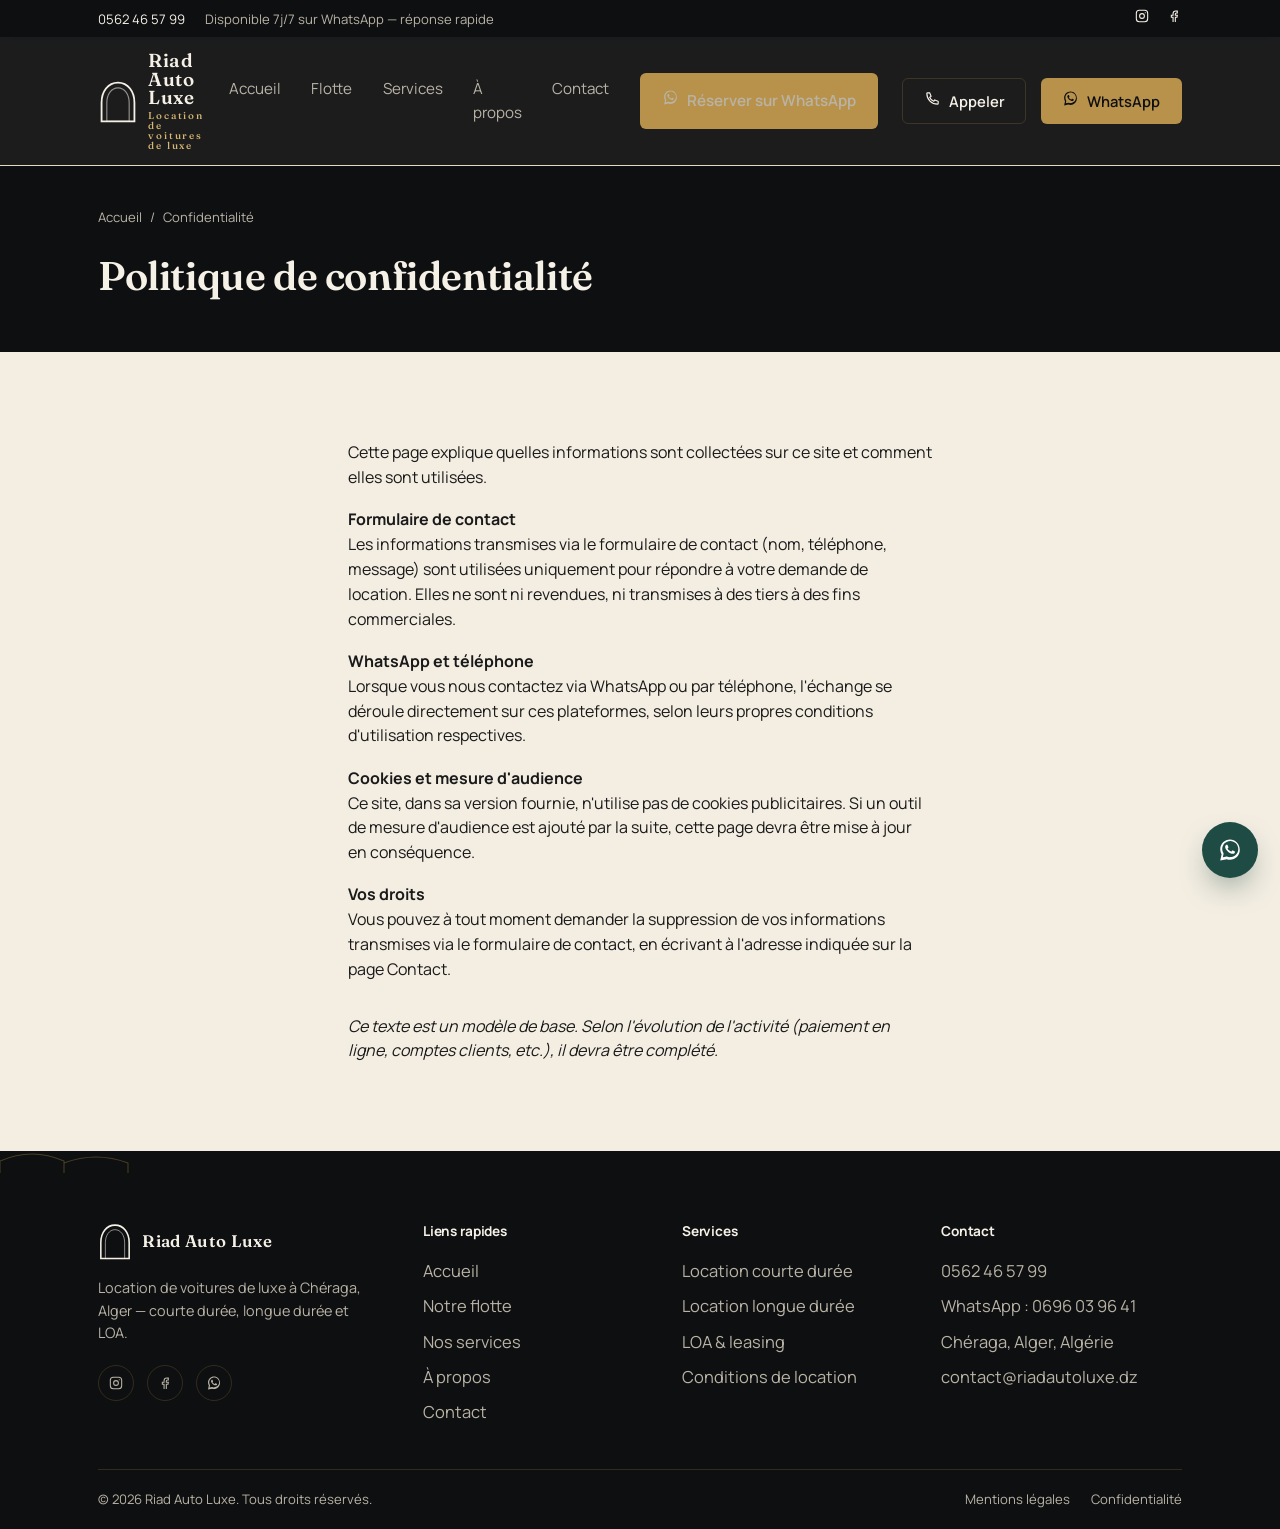
<file: confidentialite.html>
<!doctype html>
<html lang="fr">
<head>
  <meta charset="UTF-8">
  <meta name="viewport" content="width=device-width, initial-scale=1">
  <title>Politique de confidentialité — Riad Auto Luxe</title>
  <meta name="description" content="Politique de confidentialité du site Riad Auto Luxe : données collectées, cookies et vos droits.">
  <link rel="canonical" href="https://www.riadautoluxe.dz/confidentialite.html">
  <meta name="robots" content="index,follow">

  <meta property="og:type" content="website">
  <meta property="og:site_name" content="Riad Auto Luxe">
  <meta property="og:title" content="Politique de confidentialité — Riad Auto Luxe">
  <meta property="og:description" content="Politique de confidentialité du site Riad Auto Luxe : données collectées, cookies et vos droits.">
  <meta property="og:image" content="https://www.riadautoluxe.dz/assets/img/og-image.png">
  <meta property="og:url" content="https://www.riadautoluxe.dz/confidentialite.html">
  <meta property="og:locale" content="fr_DZ">
  <meta name="twitter:card" content="summary_large_image">
  <meta name="twitter:title" content="Politique de confidentialité — Riad Auto Luxe">
  <meta name="twitter:description" content="Politique de confidentialité du site Riad Auto Luxe : données collectées, cookies et vos droits.">
  <meta name="twitter:image" content="https://www.riadautoluxe.dz/assets/img/og-image.png">

  <link rel="icon" href="favicon.svg" type="image/svg+xml">
  <link rel="icon" href="favicon.ico" sizes="any">
  <link rel="apple-touch-icon" href="assets/img/apple-touch-icon.png">
  <link rel="manifest" href="site.webmanifest">
  <meta name="theme-color" content="#0e0f11">

  <link rel="preconnect" href="https://fonts.googleapis.com">
  <link rel="preconnect" href="https://fonts.gstatic.com" crossorigin>
  <link href="https://fonts.googleapis.com/css2?family=Fraunces:opsz,wght@9..144,500;9..144,600;9..144,700&family=Manrope:wght@400;500;600;700;800&display=swap" rel="stylesheet">
  <link rel="stylesheet" href="assets/css/style.css">
</head>
<body>
  <a class="skip-link" href="#main">Aller au contenu</a>
  

  <div class="utility-bar">
    <div class="container">
      <div class="utility-left">
        <a data-href="tel-primary" href="#"><span data-bind="phonePrimaryDisplay"></span></a>
        <span data-bind="hoursNote">Disponible 7j/7 sur WhatsApp</span>
      </div>
      <div class="utility-right">
        <a data-href="instagram" href="#" aria-label="Instagram Riad Auto Luxe"><svg class="social-ico" data-icon="insta" viewBox="0 0 24 24"></svg></a>
        <a data-href="facebook" href="#" aria-label="Facebook Riad Auto Luxe"><svg class="social-ico" data-icon="fb" viewBox="0 0 24 24"></svg></a>
      </div>
    </div>
  </div>

  <header class="site-header">
    <div class="container">
      <a class="brand" href="index.html">
        <svg class="brand-mark" viewBox="0 0 240 280" aria-hidden="true">
        <path d="M20,264 L20,150 C20,84 58,28 120,28 C182,28 220,84 220,150 L220,264 Z" fill="none" stroke="currentColor" stroke-width="11"/>
        <path d="M52,264 L52,152 C52,100 80,60 120,60 C160,60 188,100 188,152 L188,264 Z" fill="none" stroke="currentColor" stroke-width="7" opacity="0.55"/>
      </svg>
        <span class="brand-word"><span class="l1">Riad Auto Luxe</span><span class="l2">Location de voitures de luxe</span></span>
      </a>
      <nav class="main-nav" id="main-nav" aria-label="Navigation principale">
        <a href="index.html">Accueil</a>
        <a href="flotte.html">Flotte</a>
        <a href="services.html">Services</a>
        <a href="a-propos.html">À propos</a>
        <a href="contact.html">Contact</a>
        <a class="btn btn-gold nav-whatsapp-cta" data-href="whatsapp-generic" href="#"><span data-icon="whatsapp"></span><span>Réserver sur WhatsApp</span></a>
      </nav>
      <div class="header-actions">
        <a class="btn btn-outline-dark" data-href="tel-primary" href="#"><span data-icon="phone"></span><span>Appeler</span></a>
        <a class="btn btn-gold" data-href="whatsapp-generic" href="#"><span data-icon="whatsapp"></span><span>WhatsApp</span></a>
        <button class="nav-toggle" id="nav-toggle" aria-label="Ouvrir le menu" aria-expanded="false" aria-controls="main-nav">
          <svg viewBox="0 0 24 24" fill="none" stroke="currentColor" stroke-width="2"><path d="M4 6h16M4 12h16M4 18h16"/></svg>
        </button>
      </div>
    </div>
  </header>
  <main id="main">
<svg width="0" height="0" style="position:absolute" aria-hidden="true" focusable="false">
  <defs>
    <clipPath id="archClip" clipPathUnits="objectBoundingBox">
      <path d="M0.0833,0.9429 L0.0833,0.5357 C0.0833,0.3 0.2417,0.1 0.5,0.1 C0.7583,0.1 0.9167,0.3 0.9167,0.5357 L0.9167,0.9429 Z"/>
    </clipPath>
  </defs>
</svg>
  <section class="page-banner">
    <div class="container">
      <nav class="breadcrumb" aria-label="Fil d'Ariane"><a href="index.html">Accueil</a><span>/</span><span aria-current="page">Confidentialité</span></nav>
      <h1>Politique de confidentialité</h1>
    </div>
  </section>
  <section class="section section-sand">
    <div class="container prose">
      <p>Cette page explique quelles informations sont collectées sur ce site et comment elles sont utilisées.</p>
      <p><strong>Formulaire de contact</strong><br>
      Les informations transmises via le formulaire de contact (nom, téléphone, message) sont utilisées uniquement pour répondre à votre demande de location. Elles ne sont ni revendues, ni transmises à des tiers à des fins commerciales.</p>
      <p><strong>WhatsApp et téléphone</strong><br>
      Lorsque vous nous contactez via WhatsApp ou par téléphone, l'échange se déroule directement sur ces plateformes, selon leurs propres conditions d'utilisation respectives.</p>
      <p><strong>Cookies et mesure d'audience</strong><br>
      Ce site, dans sa version fournie, n'utilise pas de cookies publicitaires. Si un outil de mesure d'audience est ajouté par la suite, cette page devra être mise à jour en conséquence.</p>
      <p><strong>Vos droits</strong><br>
      Vous pouvez à tout moment demander la suppression de vos informations transmises via le formulaire de contact, en écrivant à l'adresse indiquée sur la page <a href="contact.html">Contact</a>.</p>
      <p style="margin-top:2rem"><em>Ce texte est un modèle de base. Selon l'évolution de l'activité (paiement en ligne, comptes clients, etc.), il devra être complété.</em></p>
    </div>
  </section>
  </main>
  <footer class="site-footer">
    <svg class="footer-arch" viewBox="0 0 1200 22" preserveAspectRatio="none" aria-hidden="true">
      <path d="M0,22 L0,10 Q30,-4 60,10 L60,22 M60,22 L60,12 Q90,0 120,12 L120,22" fill="none" stroke="#b8924a" stroke-width="1"/>
    </svg>
    <div class="container">
      <div class="footer-grid">
        <div class="footer-brand">
          <a class="brand" href="index.html" style="color:var(--cream-text)">
            <svg class="brand-mark" style="width:34px;height:40px" viewBox="0 0 240 280" aria-hidden="true">
        <path d="M20,264 L20,150 C20,84 58,28 120,28 C182,28 220,84 220,150 L220,264 Z" fill="none" stroke="currentColor" stroke-width="11"/>
        <path d="M52,264 L52,152 C52,100 80,60 120,60 C160,60 188,100 188,152 L188,264 Z" fill="none" stroke="currentColor" stroke-width="7" opacity="0.55"/>
      </svg>
            <span class="brand-word"><span class="l1" style="font-size:1.05rem">Riad Auto Luxe</span></span>
          </a>
          <p>Location de voitures de luxe à Chéraga, Alger — courte durée, longue durée et LOA.</p>
          <div class="footer-social">
            <a data-href="instagram" href="#" aria-label="Instagram"><svg data-icon="insta" viewBox="0 0 24 24"></svg></a>
            <a data-href="facebook" href="#" aria-label="Facebook"><svg data-icon="fb" viewBox="0 0 24 24"></svg></a>
            <a data-href="whatsapp-generic" href="#" aria-label="WhatsApp"><svg data-icon="whatsapp" viewBox="0 0 32 32"></svg></a>
          </div>
        </div>
        <div class="footer-col">
          <h4>Liens rapides</h4>
          <ul>
            <li><a href="index.html">Accueil</a></li>
            <li><a href="flotte.html">Notre flotte</a></li>
            <li><a href="services.html">Nos services</a></li>
            <li><a href="a-propos.html">À propos</a></li>
            <li><a href="contact.html">Contact</a></li>
          </ul>
        </div>
        <div class="footer-col">
          <h4>Services</h4>
          <ul>
            <li><a href="services.html#courte-duree">Location courte durée</a></li>
            <li><a href="services.html#longue-duree">Location longue durée</a></li>
            <li><a href="services.html#loa-leasing">LOA &amp; leasing</a></li>
            <li><a href="contact.html">Conditions de location</a></li>
          </ul>
        </div>
        <div class="footer-col">
          <h4>Contact</h4>
          <ul id="footer-contact"></ul>
        </div>
      </div>
      <div class="footer-bottom">
        <p>&copy; <span id="year">2026</span> Riad Auto Luxe. Tous droits réservés.</p>
        <ul>
          <li><a href="mentions-legales.html">Mentions légales</a></li>
          <li><a href="confidentialite.html">Confidentialité</a></li>
        </ul>
      </div>
    </div>
  </footer>

  <script type="application/ld+json" id="schema-localbusiness"></script>

  <a class="whatsapp-float" data-href="whatsapp-generic" href="#" aria-label="Discuter sur WhatsApp">
    <svg data-icon="whatsapp" viewBox="0 0 32 32"></svg>
  </a>
  <script>window.SITE_BASE = ""; window.SITE_ORIGIN = "https://www.riadautoluxe.dz";</script>
  <script src="assets/js/main.js"></script>
</body>
</html>
</file>
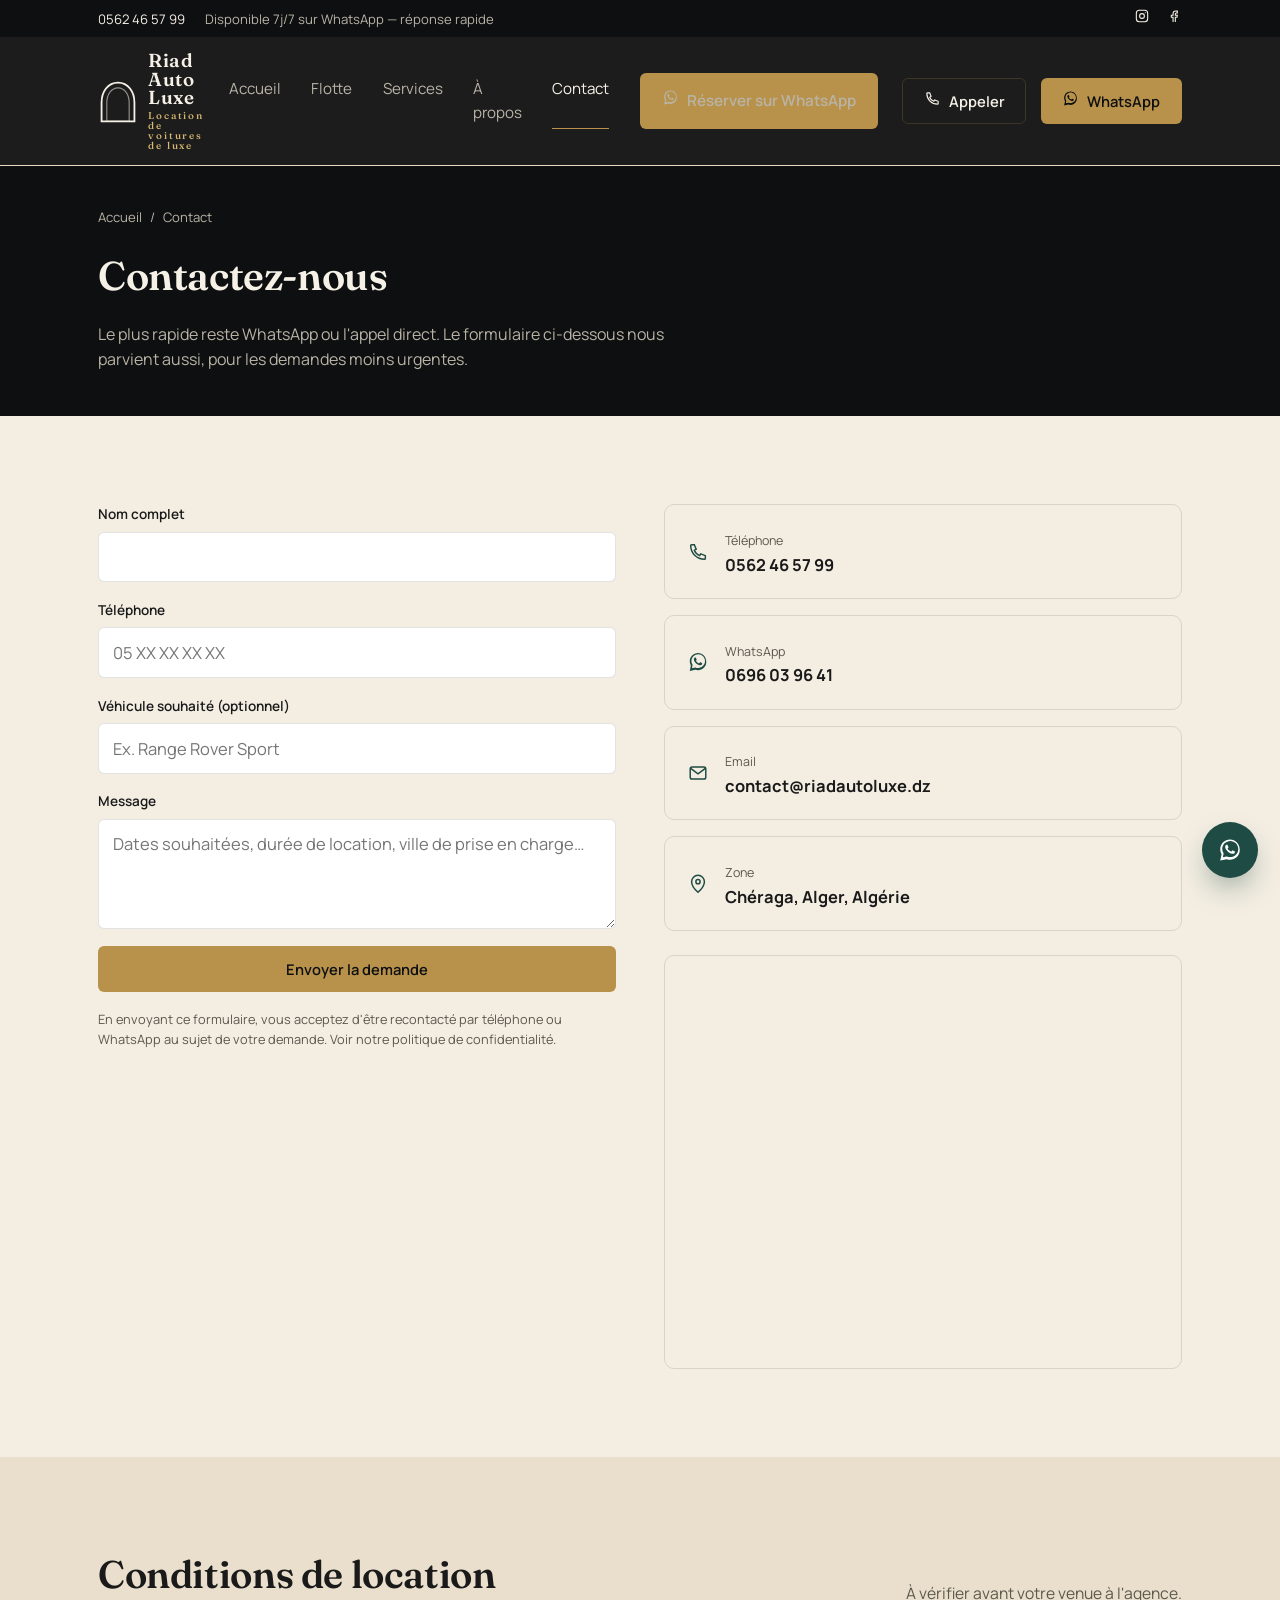
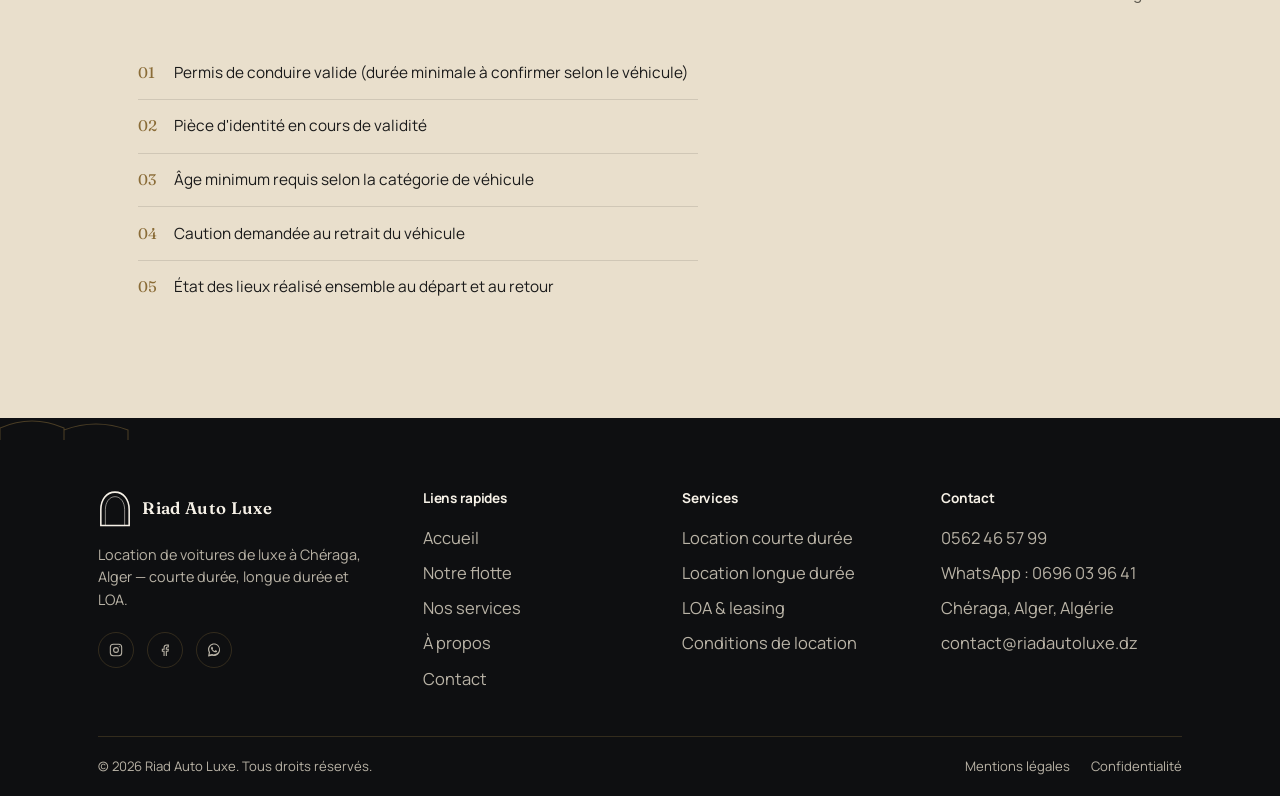
<file: contact.html>
<!doctype html>
<html lang="fr">
<head>
  <meta charset="UTF-8">
  <meta name="viewport" content="width=device-width, initial-scale=1">
  <title>Contact — Riad Auto Luxe | Chéraga, Alger</title>
  <meta name="description" content="Contactez Riad Auto Luxe par téléphone, WhatsApp ou formulaire pour réserver votre voiture de luxe à Alger.">
  <link rel="canonical" href="https://www.riadautoluxe.dz/contact.html">
  <meta name="robots" content="index,follow">

  <meta property="og:type" content="website">
  <meta property="og:site_name" content="Riad Auto Luxe">
  <meta property="og:title" content="Contact — Riad Auto Luxe | Chéraga, Alger">
  <meta property="og:description" content="Contactez Riad Auto Luxe par téléphone, WhatsApp ou formulaire pour réserver votre voiture de luxe à Alger.">
  <meta property="og:image" content="https://www.riadautoluxe.dz/assets/img/og-image.png">
  <meta property="og:url" content="https://www.riadautoluxe.dz/contact.html">
  <meta property="og:locale" content="fr_DZ">
  <meta name="twitter:card" content="summary_large_image">
  <meta name="twitter:title" content="Contact — Riad Auto Luxe | Chéraga, Alger">
  <meta name="twitter:description" content="Contactez Riad Auto Luxe par téléphone, WhatsApp ou formulaire pour réserver votre voiture de luxe à Alger.">
  <meta name="twitter:image" content="https://www.riadautoluxe.dz/assets/img/og-image.png">

  <link rel="icon" href="favicon.svg" type="image/svg+xml">
  <link rel="icon" href="favicon.ico" sizes="any">
  <link rel="apple-touch-icon" href="assets/img/apple-touch-icon.png">
  <link rel="manifest" href="site.webmanifest">
  <meta name="theme-color" content="#0e0f11">

  <link rel="preconnect" href="https://fonts.googleapis.com">
  <link rel="preconnect" href="https://fonts.gstatic.com" crossorigin>
  <link href="https://fonts.googleapis.com/css2?family=Fraunces:opsz,wght@9..144,500;9..144,600;9..144,700&family=Manrope:wght@400;500;600;700;800&display=swap" rel="stylesheet">
  <link rel="stylesheet" href="assets/css/style.css">
</head>
<body>
  <a class="skip-link" href="#main">Aller au contenu</a>
  

  <div class="utility-bar">
    <div class="container">
      <div class="utility-left">
        <a data-href="tel-primary" href="#"><span data-bind="phonePrimaryDisplay"></span></a>
        <span data-bind="hoursNote">Disponible 7j/7 sur WhatsApp</span>
      </div>
      <div class="utility-right">
        <a data-href="instagram" href="#" aria-label="Instagram Riad Auto Luxe"><svg class="social-ico" data-icon="insta" viewBox="0 0 24 24"></svg></a>
        <a data-href="facebook" href="#" aria-label="Facebook Riad Auto Luxe"><svg class="social-ico" data-icon="fb" viewBox="0 0 24 24"></svg></a>
      </div>
    </div>
  </div>

  <header class="site-header">
    <div class="container">
      <a class="brand" href="index.html">
        <svg class="brand-mark" viewBox="0 0 240 280" aria-hidden="true">
        <path d="M20,264 L20,150 C20,84 58,28 120,28 C182,28 220,84 220,150 L220,264 Z" fill="none" stroke="currentColor" stroke-width="11"/>
        <path d="M52,264 L52,152 C52,100 80,60 120,60 C160,60 188,100 188,152 L188,264 Z" fill="none" stroke="currentColor" stroke-width="7" opacity="0.55"/>
      </svg>
        <span class="brand-word"><span class="l1">Riad Auto Luxe</span><span class="l2">Location de voitures de luxe</span></span>
      </a>
      <nav class="main-nav" id="main-nav" aria-label="Navigation principale">
        <a href="index.html">Accueil</a>
        <a href="flotte.html">Flotte</a>
        <a href="services.html">Services</a>
        <a href="a-propos.html">À propos</a>
        <a href="contact.html" aria-current="page">Contact</a>
        <a class="btn btn-gold nav-whatsapp-cta" data-href="whatsapp-generic" href="#"><span data-icon="whatsapp"></span><span>Réserver sur WhatsApp</span></a>
      </nav>
      <div class="header-actions">
        <a class="btn btn-outline-dark" data-href="tel-primary" href="#"><span data-icon="phone"></span><span>Appeler</span></a>
        <a class="btn btn-gold" data-href="whatsapp-generic" href="#"><span data-icon="whatsapp"></span><span>WhatsApp</span></a>
        <button class="nav-toggle" id="nav-toggle" aria-label="Ouvrir le menu" aria-expanded="false" aria-controls="main-nav">
          <svg viewBox="0 0 24 24" fill="none" stroke="currentColor" stroke-width="2"><path d="M4 6h16M4 12h16M4 18h16"/></svg>
        </button>
      </div>
    </div>
  </header>
  <main id="main">
<svg width="0" height="0" style="position:absolute" aria-hidden="true" focusable="false">
  <defs>
    <clipPath id="archClip" clipPathUnits="objectBoundingBox">
      <path d="M0.0833,0.9429 L0.0833,0.5357 C0.0833,0.3 0.2417,0.1 0.5,0.1 C0.7583,0.1 0.9167,0.3 0.9167,0.5357 L0.9167,0.9429 Z"/>
    </clipPath>
  </defs>
</svg>
  <section class="page-banner">
    <div class="container">
      <nav class="breadcrumb" aria-label="Fil d'Ariane"><a href="index.html">Accueil</a><span>/</span><span aria-current="page">Contact</span></nav>
      <h1>Contactez-nous</h1>
      <p>Le plus rapide reste WhatsApp ou l'appel direct. Le formulaire ci-dessous nous parvient aussi, pour les demandes moins urgentes.</p>
    </div>
  </section>
  <section class="section section-sand">
    <div class="container contact-grid">
      <form class="contact-form" id="contact-form" action="https://formspree.io/f/VOTRE_ID_FORMSPREE" method="POST">
        <div class="form-status" id="form-status"></div>
        <div class="field">
          <label for="f-name">Nom complet</label>
          <input type="text" id="f-name" name="name" required autocomplete="name">
        </div>
        <div class="field">
          <label for="f-phone">Téléphone</label>
          <input type="tel" id="f-phone" name="phone" required autocomplete="tel" placeholder="05 XX XX XX XX">
        </div>
        <div class="field">
          <label for="f-car">Véhicule souhaité (optionnel)</label>
          <input type="text" id="f-car" name="car" placeholder="Ex. Range Rover Sport">
        </div>
        <div class="field">
          <label for="f-message">Message</label>
          <textarea id="f-message" name="message" required placeholder="Dates souhaitées, durée de location, ville de prise en charge…"></textarea>
        </div>
        <button class="btn btn-gold btn-block" type="submit">Envoyer la demande</button>
        <p class="form-note">En envoyant ce formulaire, vous acceptez d'être recontacté par téléphone ou WhatsApp au sujet de votre demande. Voir notre <a href="confidentialite.html">politique de confidentialité</a>.</p>
      </form>
      <div class="contact-cards">
        <div class="contact-card">
          <svg data-icon="phone" viewBox="0 0 24 24"></svg>
          <div><span class="lbl">Téléphone</span><br><a class="val" data-href="tel-primary" href="#" data-bind="phonePrimaryDisplay"></a></div>
        </div>
        <div class="contact-card">
          <svg data-icon="whatsapp" viewBox="0 0 32 32"></svg>
          <div><span class="lbl">WhatsApp</span><br><a class="val" data-href="whatsapp-generic" href="#" data-bind="phoneSecondaryDisplay"></a></div>
        </div>
        <div class="contact-card">
          <svg data-icon="mail" viewBox="0 0 24 24"></svg>
          <div><span class="lbl">Email</span><br><a class="val" data-href="mailto" href="#" data-bind="email"></a></div>
        </div>
        <div class="contact-card">
          <svg data-icon="pin" viewBox="0 0 24 24"></svg>
          <div><span class="lbl">Zone</span><br><span class="val" data-bind="addressLine"></span></div>
        </div>
        <div class="map-embed" style="margin-top:0.5rem">
          <iframe title="Localisation Riad Auto Luxe" loading="lazy"
            src="https://www.openstreetmap.org/export/embed.html?bbox=2.90%2C36.74%2C3.00%2C36.80&amp;layer=mapnik&amp;marker=36.7667%2C2.95"></iframe>
        </div>
      </div>
    </div>
  </section>
  <section class="section section-sand-2">
    <div class="container">
      <div class="section-head">
        <h2 class="section-title">Conditions de location</h2>
        <p class="section-desc">À vérifier avant votre venue à l'agence.</p>
      </div>
      <ol class="conditions-list" id="conditions-list"></ol>
    </div>
  </section>
<script type="application/ld+json">
{"@context":"https://schema.org","@type":"BreadcrumbList","itemListElement":[{"@type":"ListItem","position":1,"name":"Accueil","item":"https://www.riadautoluxe.dz/"},{"@type":"ListItem","position":2,"name":"Contact","item":"https://www.riadautoluxe.dz/contact.html"}]}
</script>  </main>
  <footer class="site-footer">
    <svg class="footer-arch" viewBox="0 0 1200 22" preserveAspectRatio="none" aria-hidden="true">
      <path d="M0,22 L0,10 Q30,-4 60,10 L60,22 M60,22 L60,12 Q90,0 120,12 L120,22" fill="none" stroke="#b8924a" stroke-width="1"/>
    </svg>
    <div class="container">
      <div class="footer-grid">
        <div class="footer-brand">
          <a class="brand" href="index.html" style="color:var(--cream-text)">
            <svg class="brand-mark" style="width:34px;height:40px" viewBox="0 0 240 280" aria-hidden="true">
        <path d="M20,264 L20,150 C20,84 58,28 120,28 C182,28 220,84 220,150 L220,264 Z" fill="none" stroke="currentColor" stroke-width="11"/>
        <path d="M52,264 L52,152 C52,100 80,60 120,60 C160,60 188,100 188,152 L188,264 Z" fill="none" stroke="currentColor" stroke-width="7" opacity="0.55"/>
      </svg>
            <span class="brand-word"><span class="l1" style="font-size:1.05rem">Riad Auto Luxe</span></span>
          </a>
          <p>Location de voitures de luxe à Chéraga, Alger — courte durée, longue durée et LOA.</p>
          <div class="footer-social">
            <a data-href="instagram" href="#" aria-label="Instagram"><svg data-icon="insta" viewBox="0 0 24 24"></svg></a>
            <a data-href="facebook" href="#" aria-label="Facebook"><svg data-icon="fb" viewBox="0 0 24 24"></svg></a>
            <a data-href="whatsapp-generic" href="#" aria-label="WhatsApp"><svg data-icon="whatsapp" viewBox="0 0 32 32"></svg></a>
          </div>
        </div>
        <div class="footer-col">
          <h4>Liens rapides</h4>
          <ul>
            <li><a href="index.html">Accueil</a></li>
            <li><a href="flotte.html">Notre flotte</a></li>
            <li><a href="services.html">Nos services</a></li>
            <li><a href="a-propos.html">À propos</a></li>
            <li><a href="contact.html">Contact</a></li>
          </ul>
        </div>
        <div class="footer-col">
          <h4>Services</h4>
          <ul>
            <li><a href="services.html#courte-duree">Location courte durée</a></li>
            <li><a href="services.html#longue-duree">Location longue durée</a></li>
            <li><a href="services.html#loa-leasing">LOA &amp; leasing</a></li>
            <li><a href="contact.html">Conditions de location</a></li>
          </ul>
        </div>
        <div class="footer-col">
          <h4>Contact</h4>
          <ul id="footer-contact"></ul>
        </div>
      </div>
      <div class="footer-bottom">
        <p>&copy; <span id="year">2026</span> Riad Auto Luxe. Tous droits réservés.</p>
        <ul>
          <li><a href="mentions-legales.html">Mentions légales</a></li>
          <li><a href="confidentialite.html">Confidentialité</a></li>
        </ul>
      </div>
    </div>
  </footer>

  <script type="application/ld+json" id="schema-localbusiness"></script>

  <a class="whatsapp-float" data-href="whatsapp-generic" href="#" aria-label="Discuter sur WhatsApp">
    <svg data-icon="whatsapp" viewBox="0 0 32 32"></svg>
  </a>
  <script>window.SITE_BASE = ""; window.SITE_ORIGIN = "https://www.riadautoluxe.dz";</script>
  <script src="assets/js/main.js"></script>
</body>
</html>
</file>
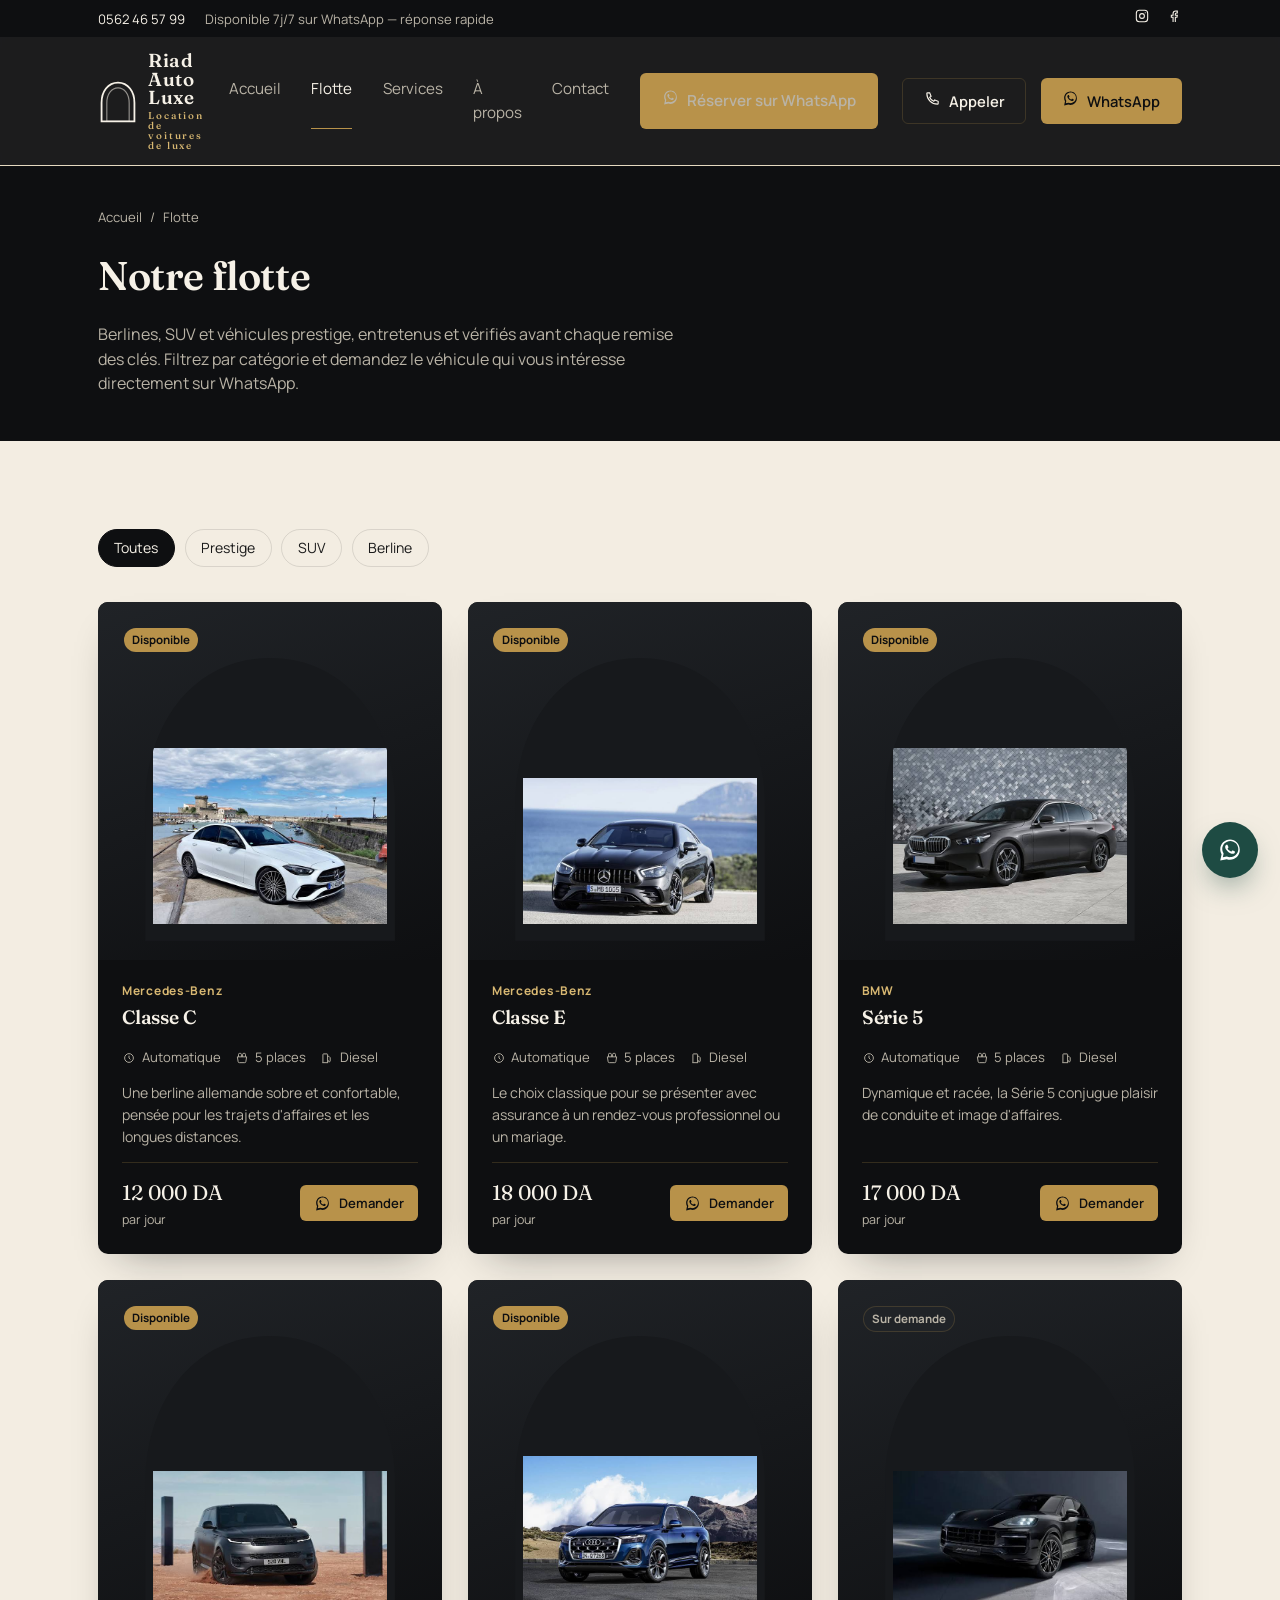
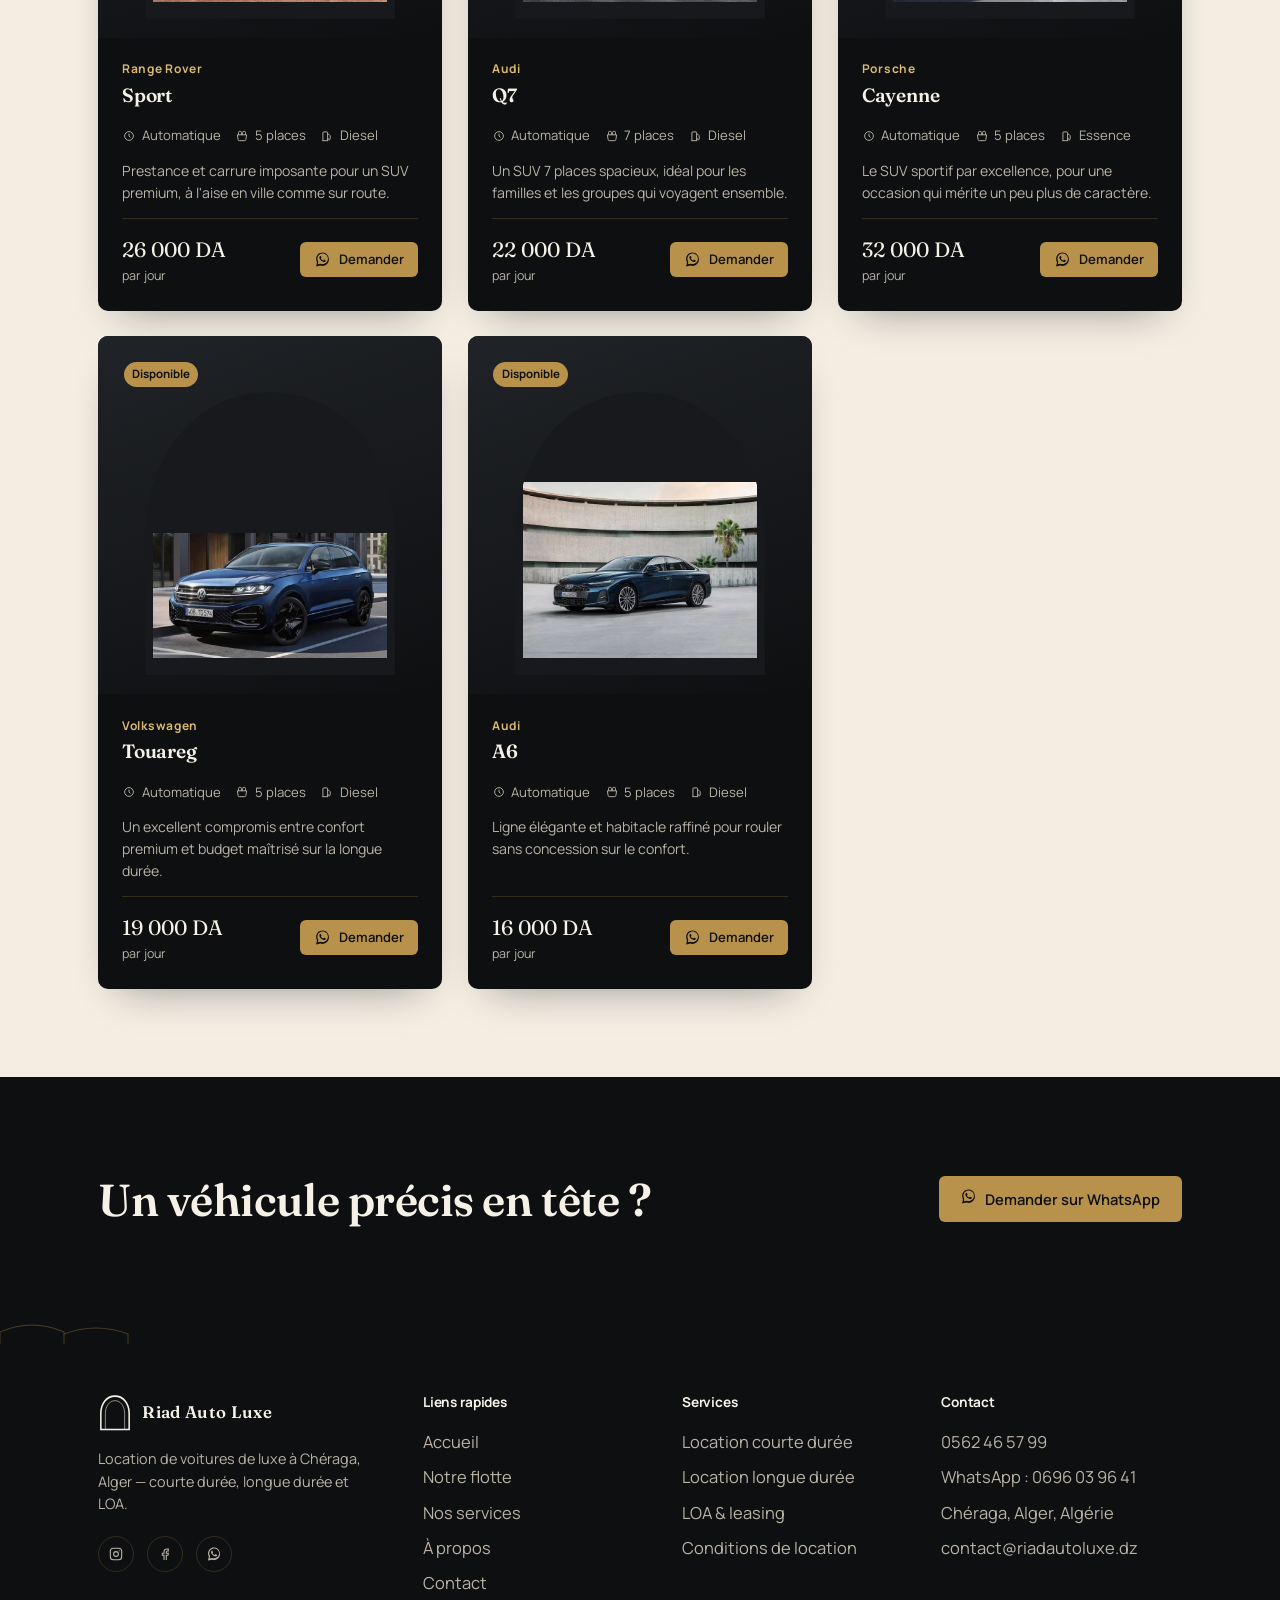
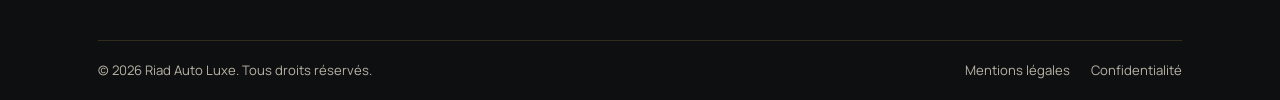
<file: flotte.html>
<!doctype html>
<html lang="fr">
<head>
  <meta charset="UTF-8">
  <meta name="viewport" content="width=device-width, initial-scale=1">
  <title>Notre flotte — Riad Auto Luxe | Voitures de luxe à louer à Alger</title>
  <meta name="description" content="Berlines, SUV et prestige : découvrez toute la flotte Riad Auto Luxe disponible à la location à Chéraga, Alger, et réservez directement sur WhatsApp.">
  <link rel="canonical" href="https://www.riadautoluxe.dz/flotte.html">
  <meta name="robots" content="index,follow">

  <meta property="og:type" content="website">
  <meta property="og:site_name" content="Riad Auto Luxe">
  <meta property="og:title" content="Notre flotte — Riad Auto Luxe | Voitures de luxe à louer à Alger">
  <meta property="og:description" content="Berlines, SUV et prestige : découvrez toute la flotte Riad Auto Luxe disponible à la location à Chéraga, Alger, et réservez directement sur WhatsApp.">
  <meta property="og:image" content="https://www.riadautoluxe.dz/assets/img/og-image.png">
  <meta property="og:url" content="https://www.riadautoluxe.dz/flotte.html">
  <meta property="og:locale" content="fr_DZ">
  <meta name="twitter:card" content="summary_large_image">
  <meta name="twitter:title" content="Notre flotte — Riad Auto Luxe | Voitures de luxe à louer à Alger">
  <meta name="twitter:description" content="Berlines, SUV et prestige : découvrez toute la flotte Riad Auto Luxe disponible à la location à Chéraga, Alger, et réservez directement sur WhatsApp.">
  <meta name="twitter:image" content="https://www.riadautoluxe.dz/assets/img/og-image.png">

  <link rel="icon" href="favicon.svg" type="image/svg+xml">
  <link rel="icon" href="favicon.ico" sizes="any">
  <link rel="apple-touch-icon" href="assets/img/apple-touch-icon.png">
  <link rel="manifest" href="site.webmanifest">
  <meta name="theme-color" content="#0e0f11">

  <link rel="preconnect" href="https://fonts.googleapis.com">
  <link rel="preconnect" href="https://fonts.gstatic.com" crossorigin>
  <link href="https://fonts.googleapis.com/css2?family=Fraunces:opsz,wght@9..144,500;9..144,600;9..144,700&family=Manrope:wght@400;500;600;700;800&display=swap" rel="stylesheet">
  <link rel="stylesheet" href="assets/css/style.css">
</head>
<body>
  <a class="skip-link" href="#main">Aller au contenu</a>
  

  <div class="utility-bar">
    <div class="container">
      <div class="utility-left">
        <a data-href="tel-primary" href="#"><span data-bind="phonePrimaryDisplay"></span></a>
        <span data-bind="hoursNote">Disponible 7j/7 sur WhatsApp</span>
      </div>
      <div class="utility-right">
        <a data-href="instagram" href="#" aria-label="Instagram Riad Auto Luxe"><svg class="social-ico" data-icon="insta" viewBox="0 0 24 24"></svg></a>
        <a data-href="facebook" href="#" aria-label="Facebook Riad Auto Luxe"><svg class="social-ico" data-icon="fb" viewBox="0 0 24 24"></svg></a>
      </div>
    </div>
  </div>

  <header class="site-header">
    <div class="container">
      <a class="brand" href="index.html">
        <svg class="brand-mark" viewBox="0 0 240 280" aria-hidden="true">
        <path d="M20,264 L20,150 C20,84 58,28 120,28 C182,28 220,84 220,150 L220,264 Z" fill="none" stroke="currentColor" stroke-width="11"/>
        <path d="M52,264 L52,152 C52,100 80,60 120,60 C160,60 188,100 188,152 L188,264 Z" fill="none" stroke="currentColor" stroke-width="7" opacity="0.55"/>
      </svg>
        <span class="brand-word"><span class="l1">Riad Auto Luxe</span><span class="l2">Location de voitures de luxe</span></span>
      </a>
      <nav class="main-nav" id="main-nav" aria-label="Navigation principale">
        <a href="index.html">Accueil</a>
        <a href="flotte.html" aria-current="page">Flotte</a>
        <a href="services.html">Services</a>
        <a href="a-propos.html">À propos</a>
        <a href="contact.html">Contact</a>
        <a class="btn btn-gold nav-whatsapp-cta" data-href="whatsapp-generic" href="#"><span data-icon="whatsapp"></span><span>Réserver sur WhatsApp</span></a>
      </nav>
      <div class="header-actions">
        <a class="btn btn-outline-dark" data-href="tel-primary" href="#"><span data-icon="phone"></span><span>Appeler</span></a>
        <a class="btn btn-gold" data-href="whatsapp-generic" href="#"><span data-icon="whatsapp"></span><span>WhatsApp</span></a>
        <button class="nav-toggle" id="nav-toggle" aria-label="Ouvrir le menu" aria-expanded="false" aria-controls="main-nav">
          <svg viewBox="0 0 24 24" fill="none" stroke="currentColor" stroke-width="2"><path d="M4 6h16M4 12h16M4 18h16"/></svg>
        </button>
      </div>
    </div>
  </header>
  <main id="main">
<svg width="0" height="0" style="position:absolute" aria-hidden="true" focusable="false">
  <defs>
    <clipPath id="archClip" clipPathUnits="objectBoundingBox">
      <path d="M0.0833,0.9429 L0.0833,0.5357 C0.0833,0.3 0.2417,0.1 0.5,0.1 C0.7583,0.1 0.9167,0.3 0.9167,0.5357 L0.9167,0.9429 Z"/>
    </clipPath>
  </defs>
</svg>
  <section class="page-banner">
    <div class="container">
      <nav class="breadcrumb" aria-label="Fil d'Ariane"><a href="index.html">Accueil</a><span>/</span><span aria-current="page">Flotte</span></nav>
      <h1>Notre flotte</h1>
      <p>Berlines, SUV et véhicules prestige, entretenus et vérifiés avant chaque remise des clés. Filtrez par catégorie et demandez le véhicule qui vous intéresse directement sur WhatsApp.</p>
    </div>
  </section>
  <section class="section section-sand">
    <div class="container">
      <div class="fleet-filters" id="fleet-filters"></div>
      <div class="fleet-grid" id="fleet-grid"></div>
    </div>
  </section>
  <section class="section section-dark">
    <div class="container final-cta">
      <div class="final-cta-row">
        <h2>Un véhicule précis en tête ?</h2>
        <div class="final-cta-actions">
          <a class="btn btn-gold" data-href="whatsapp-generic" href="#"><span data-icon="whatsapp"></span><span>Demander sur WhatsApp</span></a>
        </div>
      </div>
    </div>
  </section>
<script type="application/ld+json">
{"@context":"https://schema.org","@type":"BreadcrumbList","itemListElement":[{"@type":"ListItem","position":1,"name":"Accueil","item":"https://www.riadautoluxe.dz/"},{"@type":"ListItem","position":2,"name":"Flotte","item":"https://www.riadautoluxe.dz/flotte.html"}]}
</script>  </main>
  <footer class="site-footer">
    <svg class="footer-arch" viewBox="0 0 1200 22" preserveAspectRatio="none" aria-hidden="true">
      <path d="M0,22 L0,10 Q30,-4 60,10 L60,22 M60,22 L60,12 Q90,0 120,12 L120,22" fill="none" stroke="#b8924a" stroke-width="1"/>
    </svg>
    <div class="container">
      <div class="footer-grid">
        <div class="footer-brand">
          <a class="brand" href="index.html" style="color:var(--cream-text)">
            <svg class="brand-mark" style="width:34px;height:40px" viewBox="0 0 240 280" aria-hidden="true">
        <path d="M20,264 L20,150 C20,84 58,28 120,28 C182,28 220,84 220,150 L220,264 Z" fill="none" stroke="currentColor" stroke-width="11"/>
        <path d="M52,264 L52,152 C52,100 80,60 120,60 C160,60 188,100 188,152 L188,264 Z" fill="none" stroke="currentColor" stroke-width="7" opacity="0.55"/>
      </svg>
            <span class="brand-word"><span class="l1" style="font-size:1.05rem">Riad Auto Luxe</span></span>
          </a>
          <p>Location de voitures de luxe à Chéraga, Alger — courte durée, longue durée et LOA.</p>
          <div class="footer-social">
            <a data-href="instagram" href="#" aria-label="Instagram"><svg data-icon="insta" viewBox="0 0 24 24"></svg></a>
            <a data-href="facebook" href="#" aria-label="Facebook"><svg data-icon="fb" viewBox="0 0 24 24"></svg></a>
            <a data-href="whatsapp-generic" href="#" aria-label="WhatsApp"><svg data-icon="whatsapp" viewBox="0 0 32 32"></svg></a>
          </div>
        </div>
        <div class="footer-col">
          <h4>Liens rapides</h4>
          <ul>
            <li><a href="index.html">Accueil</a></li>
            <li><a href="flotte.html">Notre flotte</a></li>
            <li><a href="services.html">Nos services</a></li>
            <li><a href="a-propos.html">À propos</a></li>
            <li><a href="contact.html">Contact</a></li>
          </ul>
        </div>
        <div class="footer-col">
          <h4>Services</h4>
          <ul>
            <li><a href="services.html#courte-duree">Location courte durée</a></li>
            <li><a href="services.html#longue-duree">Location longue durée</a></li>
            <li><a href="services.html#loa-leasing">LOA &amp; leasing</a></li>
            <li><a href="contact.html">Conditions de location</a></li>
          </ul>
        </div>
        <div class="footer-col">
          <h4>Contact</h4>
          <ul id="footer-contact"></ul>
        </div>
      </div>
      <div class="footer-bottom">
        <p>&copy; <span id="year">2026</span> Riad Auto Luxe. Tous droits réservés.</p>
        <ul>
          <li><a href="mentions-legales.html">Mentions légales</a></li>
          <li><a href="confidentialite.html">Confidentialité</a></li>
        </ul>
      </div>
    </div>
  </footer>

  <script type="application/ld+json" id="schema-localbusiness"></script>

  <a class="whatsapp-float" data-href="whatsapp-generic" href="#" aria-label="Discuter sur WhatsApp">
    <svg data-icon="whatsapp" viewBox="0 0 32 32"></svg>
  </a>
  <script>window.SITE_BASE = ""; window.SITE_ORIGIN = "https://www.riadautoluxe.dz";</script>
  <script src="assets/js/main.js"></script>
</body>
</html>
</file>
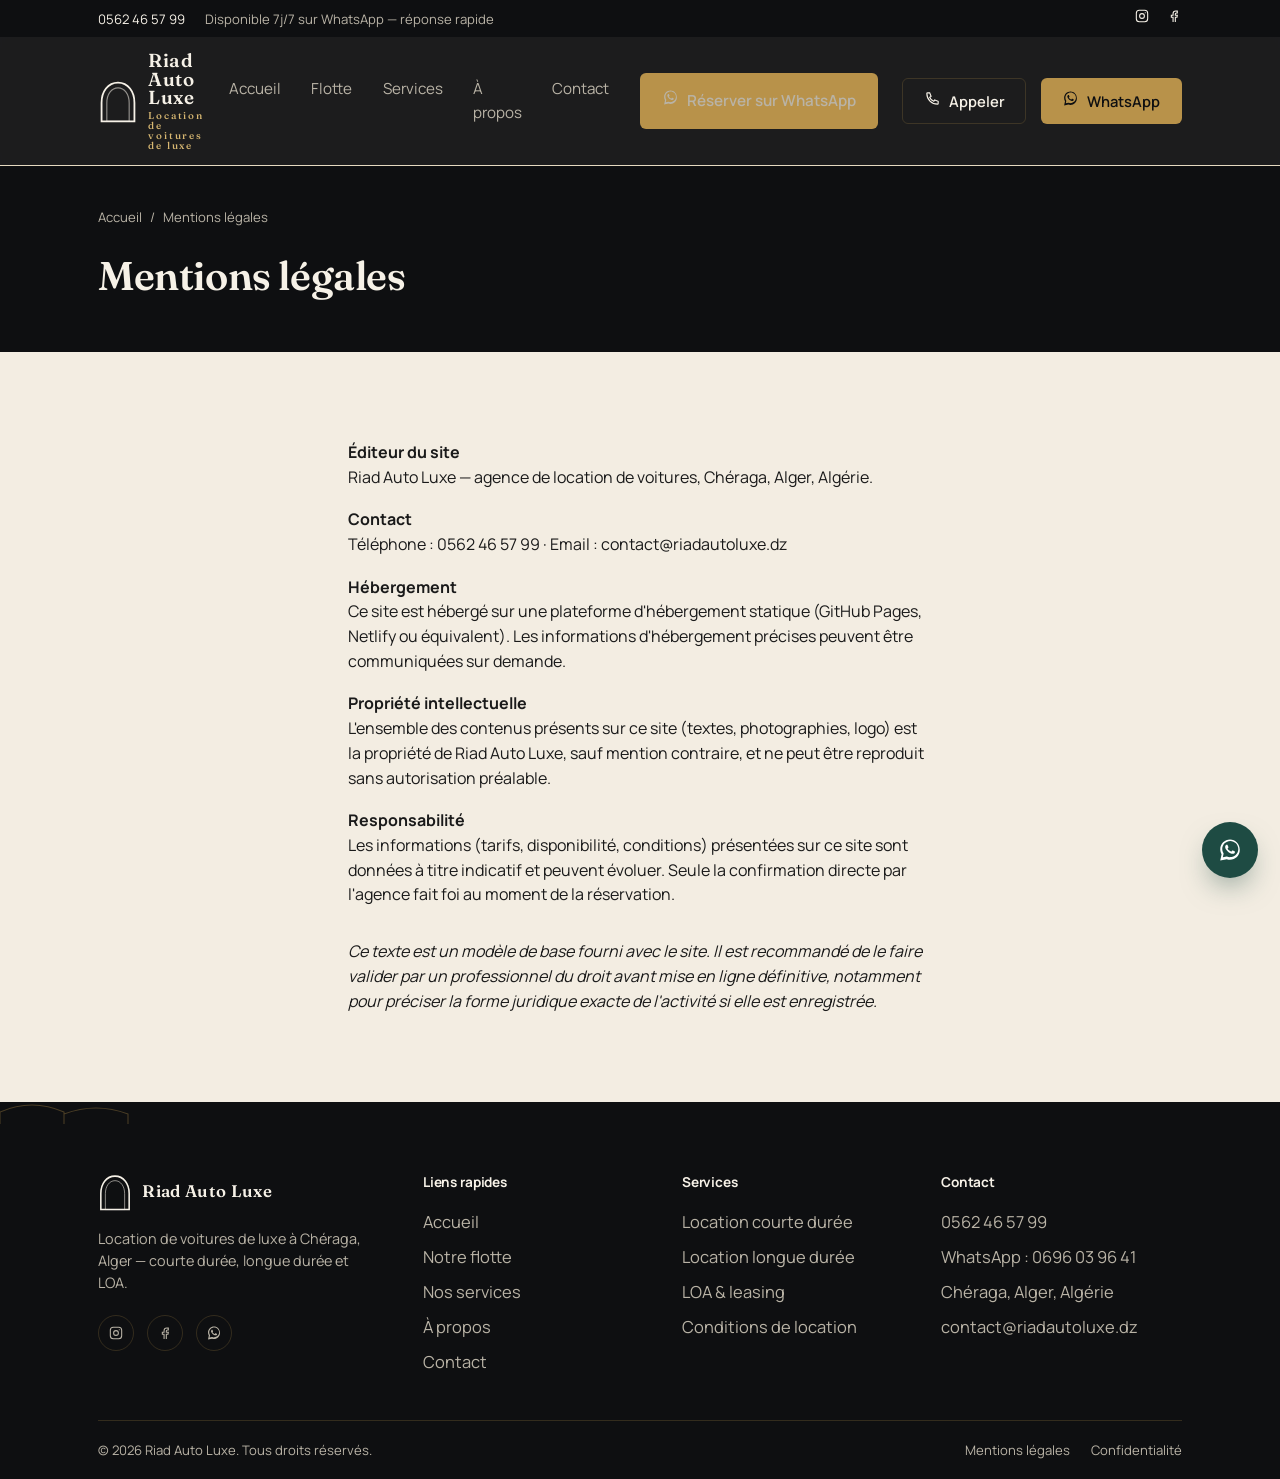
<file: mentions-legales.html>
<!doctype html>
<html lang="fr">
<head>
  <meta charset="UTF-8">
  <meta name="viewport" content="width=device-width, initial-scale=1">
  <title>Mentions légales — Riad Auto Luxe</title>
  <meta name="description" content="Mentions légales du site Riad Auto Luxe, agence de location de voitures de luxe à Chéraga, Alger.">
  <link rel="canonical" href="https://www.riadautoluxe.dz/mentions-legales.html">
  <meta name="robots" content="index,follow">

  <meta property="og:type" content="website">
  <meta property="og:site_name" content="Riad Auto Luxe">
  <meta property="og:title" content="Mentions légales — Riad Auto Luxe">
  <meta property="og:description" content="Mentions légales du site Riad Auto Luxe, agence de location de voitures de luxe à Chéraga, Alger.">
  <meta property="og:image" content="https://www.riadautoluxe.dz/assets/img/og-image.png">
  <meta property="og:url" content="https://www.riadautoluxe.dz/mentions-legales.html">
  <meta property="og:locale" content="fr_DZ">
  <meta name="twitter:card" content="summary_large_image">
  <meta name="twitter:title" content="Mentions légales — Riad Auto Luxe">
  <meta name="twitter:description" content="Mentions légales du site Riad Auto Luxe, agence de location de voitures de luxe à Chéraga, Alger.">
  <meta name="twitter:image" content="https://www.riadautoluxe.dz/assets/img/og-image.png">

  <link rel="icon" href="favicon.svg" type="image/svg+xml">
  <link rel="icon" href="favicon.ico" sizes="any">
  <link rel="apple-touch-icon" href="assets/img/apple-touch-icon.png">
  <link rel="manifest" href="site.webmanifest">
  <meta name="theme-color" content="#0e0f11">

  <link rel="preconnect" href="https://fonts.googleapis.com">
  <link rel="preconnect" href="https://fonts.gstatic.com" crossorigin>
  <link href="https://fonts.googleapis.com/css2?family=Fraunces:opsz,wght@9..144,500;9..144,600;9..144,700&family=Manrope:wght@400;500;600;700;800&display=swap" rel="stylesheet">
  <link rel="stylesheet" href="assets/css/style.css">
</head>
<body>
  <a class="skip-link" href="#main">Aller au contenu</a>
  

  <div class="utility-bar">
    <div class="container">
      <div class="utility-left">
        <a data-href="tel-primary" href="#"><span data-bind="phonePrimaryDisplay"></span></a>
        <span data-bind="hoursNote">Disponible 7j/7 sur WhatsApp</span>
      </div>
      <div class="utility-right">
        <a data-href="instagram" href="#" aria-label="Instagram Riad Auto Luxe"><svg class="social-ico" data-icon="insta" viewBox="0 0 24 24"></svg></a>
        <a data-href="facebook" href="#" aria-label="Facebook Riad Auto Luxe"><svg class="social-ico" data-icon="fb" viewBox="0 0 24 24"></svg></a>
      </div>
    </div>
  </div>

  <header class="site-header">
    <div class="container">
      <a class="brand" href="index.html">
        <svg class="brand-mark" viewBox="0 0 240 280" aria-hidden="true">
        <path d="M20,264 L20,150 C20,84 58,28 120,28 C182,28 220,84 220,150 L220,264 Z" fill="none" stroke="currentColor" stroke-width="11"/>
        <path d="M52,264 L52,152 C52,100 80,60 120,60 C160,60 188,100 188,152 L188,264 Z" fill="none" stroke="currentColor" stroke-width="7" opacity="0.55"/>
      </svg>
        <span class="brand-word"><span class="l1">Riad Auto Luxe</span><span class="l2">Location de voitures de luxe</span></span>
      </a>
      <nav class="main-nav" id="main-nav" aria-label="Navigation principale">
        <a href="index.html">Accueil</a>
        <a href="flotte.html">Flotte</a>
        <a href="services.html">Services</a>
        <a href="a-propos.html">À propos</a>
        <a href="contact.html">Contact</a>
        <a class="btn btn-gold nav-whatsapp-cta" data-href="whatsapp-generic" href="#"><span data-icon="whatsapp"></span><span>Réserver sur WhatsApp</span></a>
      </nav>
      <div class="header-actions">
        <a class="btn btn-outline-dark" data-href="tel-primary" href="#"><span data-icon="phone"></span><span>Appeler</span></a>
        <a class="btn btn-gold" data-href="whatsapp-generic" href="#"><span data-icon="whatsapp"></span><span>WhatsApp</span></a>
        <button class="nav-toggle" id="nav-toggle" aria-label="Ouvrir le menu" aria-expanded="false" aria-controls="main-nav">
          <svg viewBox="0 0 24 24" fill="none" stroke="currentColor" stroke-width="2"><path d="M4 6h16M4 12h16M4 18h16"/></svg>
        </button>
      </div>
    </div>
  </header>
  <main id="main">
<svg width="0" height="0" style="position:absolute" aria-hidden="true" focusable="false">
  <defs>
    <clipPath id="archClip" clipPathUnits="objectBoundingBox">
      <path d="M0.0833,0.9429 L0.0833,0.5357 C0.0833,0.3 0.2417,0.1 0.5,0.1 C0.7583,0.1 0.9167,0.3 0.9167,0.5357 L0.9167,0.9429 Z"/>
    </clipPath>
  </defs>
</svg>
  <section class="page-banner">
    <div class="container">
      <nav class="breadcrumb" aria-label="Fil d'Ariane"><a href="index.html">Accueil</a><span>/</span><span aria-current="page">Mentions légales</span></nav>
      <h1>Mentions légales</h1>
    </div>
  </section>
  <section class="section section-sand">
    <div class="container prose">
      <p><strong>Éditeur du site</strong><br>
      Riad Auto Luxe — agence de location de voitures, <span data-bind="addressLine">Chéraga, Alger, Algérie</span>.</p>
      <p><strong>Contact</strong><br>
      Téléphone : <span data-bind="phonePrimaryDisplay"></span> · Email : <span data-bind="email"></span></p>
      <p><strong>Hébergement</strong><br>
      Ce site est hébergé sur une plateforme d'hébergement statique (GitHub Pages, Netlify ou équivalent). Les informations d'hébergement précises peuvent être communiquées sur demande.</p>
      <p><strong>Propriété intellectuelle</strong><br>
      L'ensemble des contenus présents sur ce site (textes, photographies, logo) est la propriété de Riad Auto Luxe, sauf mention contraire, et ne peut être reproduit sans autorisation préalable.</p>
      <p><strong>Responsabilité</strong><br>
      Les informations (tarifs, disponibilité, conditions) présentées sur ce site sont données à titre indicatif et peuvent évoluer. Seule la confirmation directe par l'agence fait foi au moment de la réservation.</p>
      <p style="margin-top:2rem"><em>Ce texte est un modèle de base fourni avec le site. Il est recommandé de le faire valider par un professionnel du droit avant mise en ligne définitive, notamment pour préciser la forme juridique exacte de l'activité si elle est enregistrée.</em></p>
    </div>
  </section>
  </main>
  <footer class="site-footer">
    <svg class="footer-arch" viewBox="0 0 1200 22" preserveAspectRatio="none" aria-hidden="true">
      <path d="M0,22 L0,10 Q30,-4 60,10 L60,22 M60,22 L60,12 Q90,0 120,12 L120,22" fill="none" stroke="#b8924a" stroke-width="1"/>
    </svg>
    <div class="container">
      <div class="footer-grid">
        <div class="footer-brand">
          <a class="brand" href="index.html" style="color:var(--cream-text)">
            <svg class="brand-mark" style="width:34px;height:40px" viewBox="0 0 240 280" aria-hidden="true">
        <path d="M20,264 L20,150 C20,84 58,28 120,28 C182,28 220,84 220,150 L220,264 Z" fill="none" stroke="currentColor" stroke-width="11"/>
        <path d="M52,264 L52,152 C52,100 80,60 120,60 C160,60 188,100 188,152 L188,264 Z" fill="none" stroke="currentColor" stroke-width="7" opacity="0.55"/>
      </svg>
            <span class="brand-word"><span class="l1" style="font-size:1.05rem">Riad Auto Luxe</span></span>
          </a>
          <p>Location de voitures de luxe à Chéraga, Alger — courte durée, longue durée et LOA.</p>
          <div class="footer-social">
            <a data-href="instagram" href="#" aria-label="Instagram"><svg data-icon="insta" viewBox="0 0 24 24"></svg></a>
            <a data-href="facebook" href="#" aria-label="Facebook"><svg data-icon="fb" viewBox="0 0 24 24"></svg></a>
            <a data-href="whatsapp-generic" href="#" aria-label="WhatsApp"><svg data-icon="whatsapp" viewBox="0 0 32 32"></svg></a>
          </div>
        </div>
        <div class="footer-col">
          <h4>Liens rapides</h4>
          <ul>
            <li><a href="index.html">Accueil</a></li>
            <li><a href="flotte.html">Notre flotte</a></li>
            <li><a href="services.html">Nos services</a></li>
            <li><a href="a-propos.html">À propos</a></li>
            <li><a href="contact.html">Contact</a></li>
          </ul>
        </div>
        <div class="footer-col">
          <h4>Services</h4>
          <ul>
            <li><a href="services.html#courte-duree">Location courte durée</a></li>
            <li><a href="services.html#longue-duree">Location longue durée</a></li>
            <li><a href="services.html#loa-leasing">LOA &amp; leasing</a></li>
            <li><a href="contact.html">Conditions de location</a></li>
          </ul>
        </div>
        <div class="footer-col">
          <h4>Contact</h4>
          <ul id="footer-contact"></ul>
        </div>
      </div>
      <div class="footer-bottom">
        <p>&copy; <span id="year">2026</span> Riad Auto Luxe. Tous droits réservés.</p>
        <ul>
          <li><a href="mentions-legales.html">Mentions légales</a></li>
          <li><a href="confidentialite.html">Confidentialité</a></li>
        </ul>
      </div>
    </div>
  </footer>

  <script type="application/ld+json" id="schema-localbusiness"></script>

  <a class="whatsapp-float" data-href="whatsapp-generic" href="#" aria-label="Discuter sur WhatsApp">
    <svg data-icon="whatsapp" viewBox="0 0 32 32"></svg>
  </a>
  <script>window.SITE_BASE = ""; window.SITE_ORIGIN = "https://www.riadautoluxe.dz";</script>
  <script src="assets/js/main.js"></script>
</body>
</html>
</file>
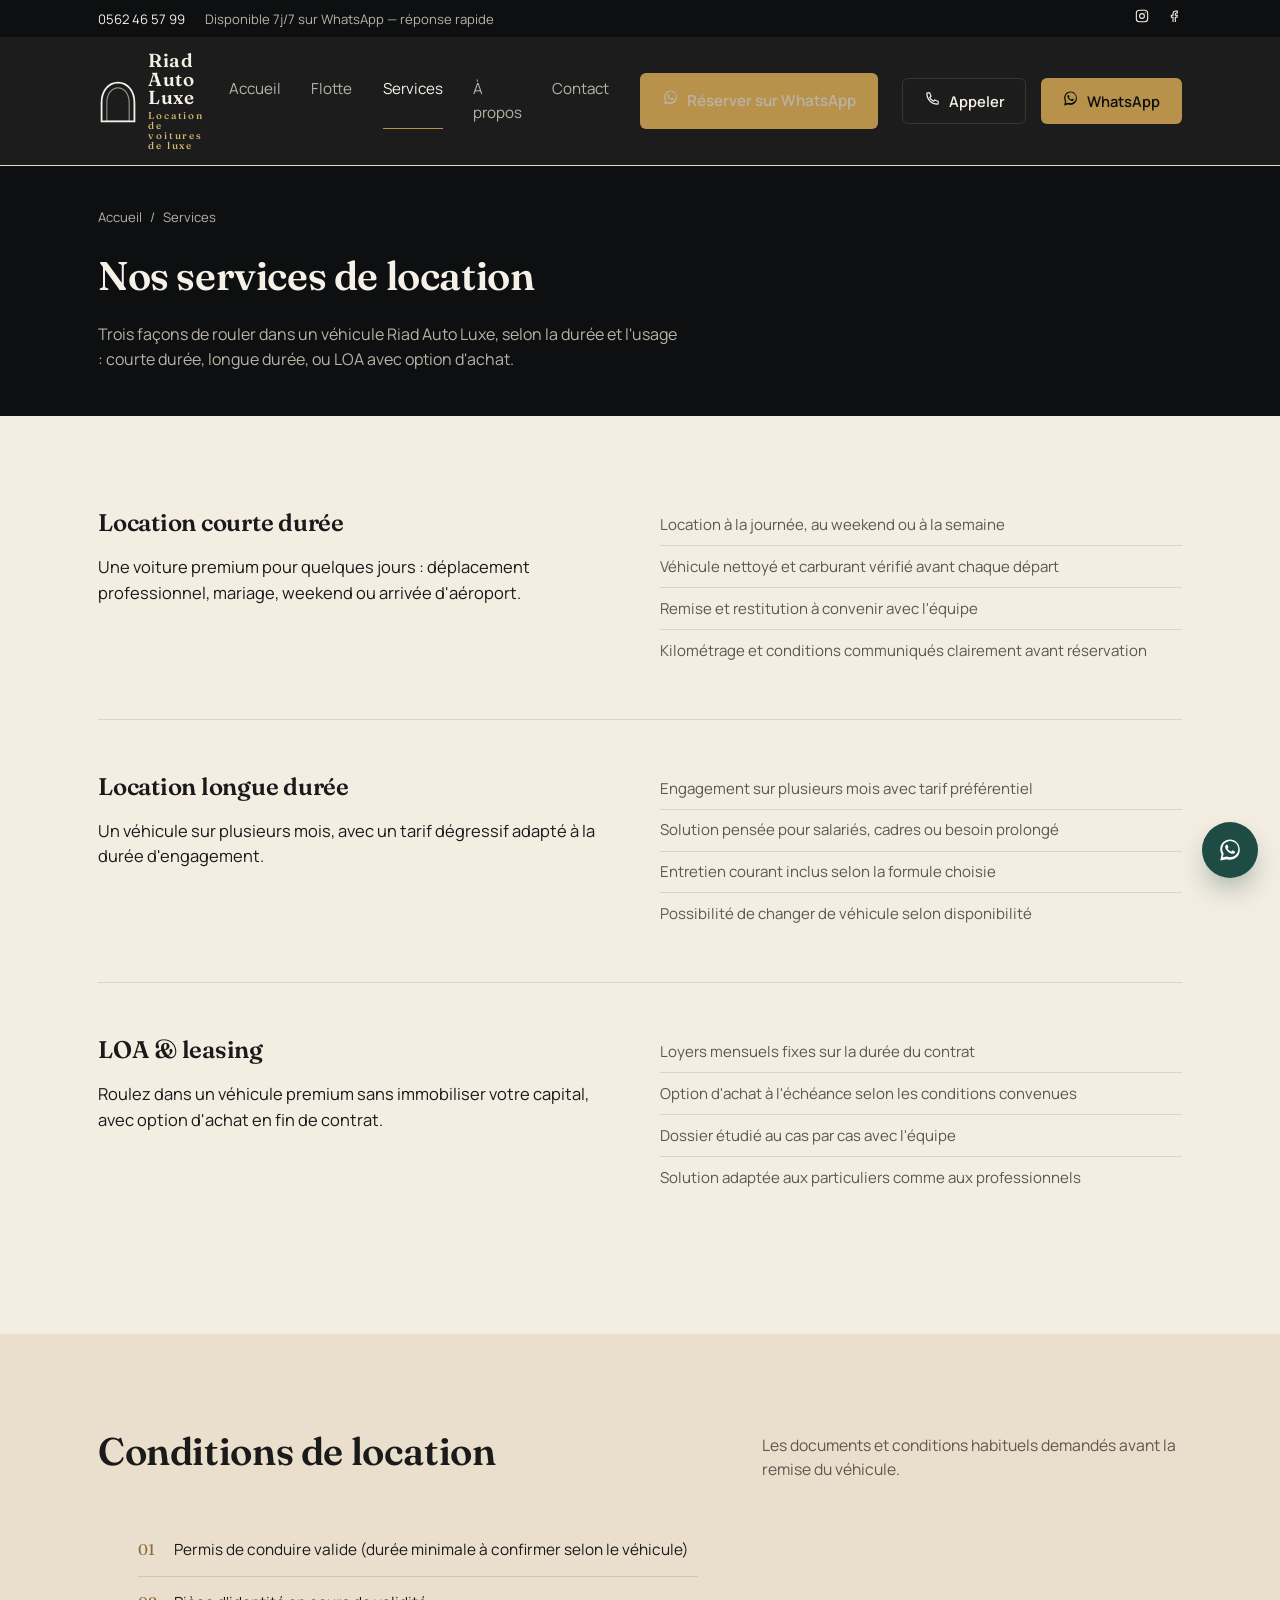
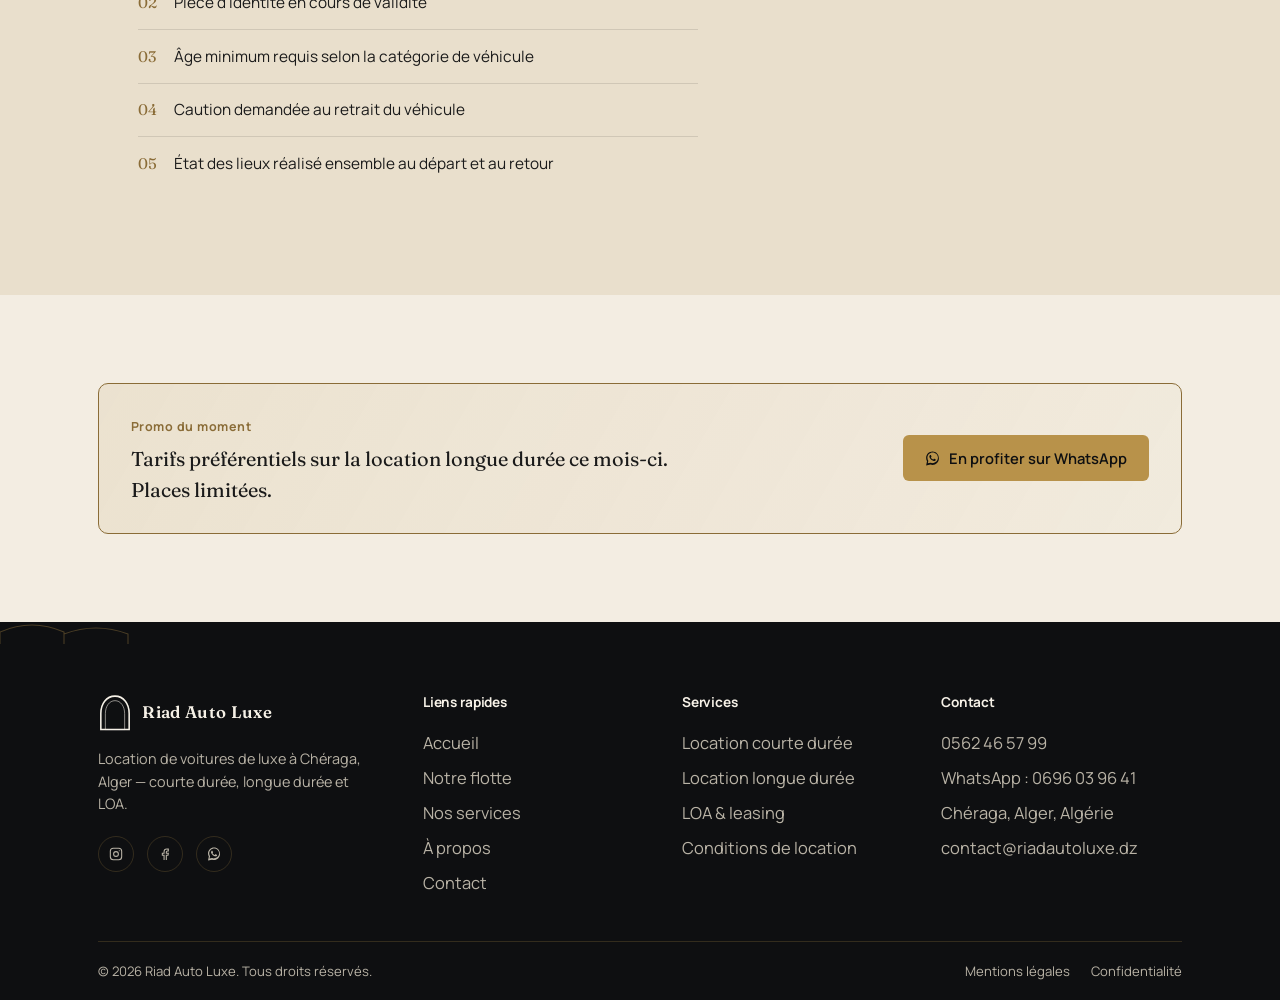
<file: services.html>
<!doctype html>
<html lang="fr">
<head>
  <meta charset="UTF-8">
  <meta name="viewport" content="width=device-width, initial-scale=1">
  <title>Nos services — Location courte durée, longue durée & LOA | Riad Auto Luxe</title>
  <meta name="description" content="Location courte durée, longue durée ou LOA : Riad Auto Luxe adapte la formule de location de voiture de luxe à votre besoin, à Alger.">
  <link rel="canonical" href="https://www.riadautoluxe.dz/services.html">
  <meta name="robots" content="index,follow">

  <meta property="og:type" content="website">
  <meta property="og:site_name" content="Riad Auto Luxe">
  <meta property="og:title" content="Nos services — Location courte durée, longue durée & LOA | Riad Auto Luxe">
  <meta property="og:description" content="Location courte durée, longue durée ou LOA : Riad Auto Luxe adapte la formule de location de voiture de luxe à votre besoin, à Alger.">
  <meta property="og:image" content="https://www.riadautoluxe.dz/assets/img/og-image.png">
  <meta property="og:url" content="https://www.riadautoluxe.dz/services.html">
  <meta property="og:locale" content="fr_DZ">
  <meta name="twitter:card" content="summary_large_image">
  <meta name="twitter:title" content="Nos services — Location courte durée, longue durée & LOA | Riad Auto Luxe">
  <meta name="twitter:description" content="Location courte durée, longue durée ou LOA : Riad Auto Luxe adapte la formule de location de voiture de luxe à votre besoin, à Alger.">
  <meta name="twitter:image" content="https://www.riadautoluxe.dz/assets/img/og-image.png">

  <link rel="icon" href="favicon.svg" type="image/svg+xml">
  <link rel="icon" href="favicon.ico" sizes="any">
  <link rel="apple-touch-icon" href="assets/img/apple-touch-icon.png">
  <link rel="manifest" href="site.webmanifest">
  <meta name="theme-color" content="#0e0f11">

  <link rel="preconnect" href="https://fonts.googleapis.com">
  <link rel="preconnect" href="https://fonts.gstatic.com" crossorigin>
  <link href="https://fonts.googleapis.com/css2?family=Fraunces:opsz,wght@9..144,500;9..144,600;9..144,700&family=Manrope:wght@400;500;600;700;800&display=swap" rel="stylesheet">
  <link rel="stylesheet" href="assets/css/style.css">
</head>
<body>
  <a class="skip-link" href="#main">Aller au contenu</a>
  

  <div class="utility-bar">
    <div class="container">
      <div class="utility-left">
        <a data-href="tel-primary" href="#"><span data-bind="phonePrimaryDisplay"></span></a>
        <span data-bind="hoursNote">Disponible 7j/7 sur WhatsApp</span>
      </div>
      <div class="utility-right">
        <a data-href="instagram" href="#" aria-label="Instagram Riad Auto Luxe"><svg class="social-ico" data-icon="insta" viewBox="0 0 24 24"></svg></a>
        <a data-href="facebook" href="#" aria-label="Facebook Riad Auto Luxe"><svg class="social-ico" data-icon="fb" viewBox="0 0 24 24"></svg></a>
      </div>
    </div>
  </div>

  <header class="site-header">
    <div class="container">
      <a class="brand" href="index.html">
        <svg class="brand-mark" viewBox="0 0 240 280" aria-hidden="true">
        <path d="M20,264 L20,150 C20,84 58,28 120,28 C182,28 220,84 220,150 L220,264 Z" fill="none" stroke="currentColor" stroke-width="11"/>
        <path d="M52,264 L52,152 C52,100 80,60 120,60 C160,60 188,100 188,152 L188,264 Z" fill="none" stroke="currentColor" stroke-width="7" opacity="0.55"/>
      </svg>
        <span class="brand-word"><span class="l1">Riad Auto Luxe</span><span class="l2">Location de voitures de luxe</span></span>
      </a>
      <nav class="main-nav" id="main-nav" aria-label="Navigation principale">
        <a href="index.html">Accueil</a>
        <a href="flotte.html">Flotte</a>
        <a href="services.html" aria-current="page">Services</a>
        <a href="a-propos.html">À propos</a>
        <a href="contact.html">Contact</a>
        <a class="btn btn-gold nav-whatsapp-cta" data-href="whatsapp-generic" href="#"><span data-icon="whatsapp"></span><span>Réserver sur WhatsApp</span></a>
      </nav>
      <div class="header-actions">
        <a class="btn btn-outline-dark" data-href="tel-primary" href="#"><span data-icon="phone"></span><span>Appeler</span></a>
        <a class="btn btn-gold" data-href="whatsapp-generic" href="#"><span data-icon="whatsapp"></span><span>WhatsApp</span></a>
        <button class="nav-toggle" id="nav-toggle" aria-label="Ouvrir le menu" aria-expanded="false" aria-controls="main-nav">
          <svg viewBox="0 0 24 24" fill="none" stroke="currentColor" stroke-width="2"><path d="M4 6h16M4 12h16M4 18h16"/></svg>
        </button>
      </div>
    </div>
  </header>
  <main id="main">
<svg width="0" height="0" style="position:absolute" aria-hidden="true" focusable="false">
  <defs>
    <clipPath id="archClip" clipPathUnits="objectBoundingBox">
      <path d="M0.0833,0.9429 L0.0833,0.5357 C0.0833,0.3 0.2417,0.1 0.5,0.1 C0.7583,0.1 0.9167,0.3 0.9167,0.5357 L0.9167,0.9429 Z"/>
    </clipPath>
  </defs>
</svg>
  <section class="page-banner">
    <div class="container">
      <nav class="breadcrumb" aria-label="Fil d'Ariane"><a href="index.html">Accueil</a><span>/</span><span aria-current="page">Services</span></nav>
      <h1>Nos services de location</h1>
      <p>Trois façons de rouler dans un véhicule Riad Auto Luxe, selon la durée et l'usage : courte durée, longue durée, ou LOA avec option d'achat.</p>
    </div>
  </section>
  <section class="section section-sand">
    <div class="container" id="services-detail"></div>
  </section>
  <section class="section section-sand-2">
    <div class="container">
      <div class="section-head">
        <h2 class="section-title">Conditions de location</h2>
        <p class="section-desc">Les documents et conditions habituels demandés avant la remise du véhicule.</p>
      </div>
      <ol class="conditions-list" id="conditions-list"></ol>
    </div>
  </section>
  <section class="section section-sand">
    <div class="container">
      <div class="promo-ribbon" id="promo-ribbon"></div>
    </div>
  </section>
<script type="application/ld+json">
{"@context":"https://schema.org","@type":"BreadcrumbList","itemListElement":[{"@type":"ListItem","position":1,"name":"Accueil","item":"https://www.riadautoluxe.dz/"},{"@type":"ListItem","position":2,"name":"Services","item":"https://www.riadautoluxe.dz/services.html"}]}
</script>  </main>
  <footer class="site-footer">
    <svg class="footer-arch" viewBox="0 0 1200 22" preserveAspectRatio="none" aria-hidden="true">
      <path d="M0,22 L0,10 Q30,-4 60,10 L60,22 M60,22 L60,12 Q90,0 120,12 L120,22" fill="none" stroke="#b8924a" stroke-width="1"/>
    </svg>
    <div class="container">
      <div class="footer-grid">
        <div class="footer-brand">
          <a class="brand" href="index.html" style="color:var(--cream-text)">
            <svg class="brand-mark" style="width:34px;height:40px" viewBox="0 0 240 280" aria-hidden="true">
        <path d="M20,264 L20,150 C20,84 58,28 120,28 C182,28 220,84 220,150 L220,264 Z" fill="none" stroke="currentColor" stroke-width="11"/>
        <path d="M52,264 L52,152 C52,100 80,60 120,60 C160,60 188,100 188,152 L188,264 Z" fill="none" stroke="currentColor" stroke-width="7" opacity="0.55"/>
      </svg>
            <span class="brand-word"><span class="l1" style="font-size:1.05rem">Riad Auto Luxe</span></span>
          </a>
          <p>Location de voitures de luxe à Chéraga, Alger — courte durée, longue durée et LOA.</p>
          <div class="footer-social">
            <a data-href="instagram" href="#" aria-label="Instagram"><svg data-icon="insta" viewBox="0 0 24 24"></svg></a>
            <a data-href="facebook" href="#" aria-label="Facebook"><svg data-icon="fb" viewBox="0 0 24 24"></svg></a>
            <a data-href="whatsapp-generic" href="#" aria-label="WhatsApp"><svg data-icon="whatsapp" viewBox="0 0 32 32"></svg></a>
          </div>
        </div>
        <div class="footer-col">
          <h4>Liens rapides</h4>
          <ul>
            <li><a href="index.html">Accueil</a></li>
            <li><a href="flotte.html">Notre flotte</a></li>
            <li><a href="services.html">Nos services</a></li>
            <li><a href="a-propos.html">À propos</a></li>
            <li><a href="contact.html">Contact</a></li>
          </ul>
        </div>
        <div class="footer-col">
          <h4>Services</h4>
          <ul>
            <li><a href="services.html#courte-duree">Location courte durée</a></li>
            <li><a href="services.html#longue-duree">Location longue durée</a></li>
            <li><a href="services.html#loa-leasing">LOA &amp; leasing</a></li>
            <li><a href="contact.html">Conditions de location</a></li>
          </ul>
        </div>
        <div class="footer-col">
          <h4>Contact</h4>
          <ul id="footer-contact"></ul>
        </div>
      </div>
      <div class="footer-bottom">
        <p>&copy; <span id="year">2026</span> Riad Auto Luxe. Tous droits réservés.</p>
        <ul>
          <li><a href="mentions-legales.html">Mentions légales</a></li>
          <li><a href="confidentialite.html">Confidentialité</a></li>
        </ul>
      </div>
    </div>
  </footer>

  <script type="application/ld+json" id="schema-localbusiness"></script>

  <a class="whatsapp-float" data-href="whatsapp-generic" href="#" aria-label="Discuter sur WhatsApp">
    <svg data-icon="whatsapp" viewBox="0 0 32 32"></svg>
  </a>
  <script>window.SITE_BASE = ""; window.SITE_ORIGIN = "https://www.riadautoluxe.dz";</script>
  <script src="assets/js/main.js"></script>
</body>
</html>
</file>
<file: assets/css/style.css>
/* ==========================================================================
   Riad Auto Luxe — feuille de style principale
   Identité : noir "ink", or antique, vert émeraude (zellige), arc en plein
   cintre pointu inspiré de l'architecture des riads nord-africains.
   ========================================================================== */

:root{
  /* Couleurs de marque */
  --ink: #0e0f11;
  --ink-2: #17191c;
  --ink-3: #202327;
  --sand: #f3ede2;
  --sand-2: #e9dfcc;
  --gold: #b8924a;
  --gold-bright: #d8b872;
  --gold-dim: #8a6c37;
  --emerald: #1e4b43;
  --emerald-bright: #2c6d61;
  --ink-text: #1a1a1a;
  --cream-text: #f6f1e7;
  --muted-on-dark: #b9b3a6;
  --muted-on-light: #5c584f;
  --line-on-dark: rgba(184,146,74,0.22);
  --line-on-light: rgba(26,26,26,0.12);
  --danger: #a23b2f;
  --ok: #2c6d47;

  /* Typo */
  --font-display: "Fraunces", "Iowan Old Style", "Palatino Linotype", serif;
  --font-body: "Manrope", -apple-system, BlinkMacSystemFont, "Segoe UI", sans-serif;

  /* Rythme */
  --gutter: clamp(1.25rem, 4vw, 3rem);
  --radius-s: 6px;
  --radius-m: 10px;
  --shadow-card: 0 18px 40px -22px rgba(14,15,17,0.45);
  --ease: cubic-bezier(.22,.61,.36,1);
}

*, *::before, *::after{ box-sizing: border-box; }
html{ scroll-behavior: smooth; }
@media (prefers-reduced-motion: reduce){
  html{ scroll-behavior: auto; }
  *, *::before, *::after{ animation-duration: 0.001ms !important; animation-iteration-count: 1 !important; transition-duration: 0.001ms !important; }
}

body{
  margin: 0;
  background: var(--sand);
  color: var(--ink-text);
  font-family: var(--font-body);
  font-size: 16.5px;
  line-height: 1.55;
  -webkit-font-smoothing: antialiased;
}

img{ max-width: 100%; display: block; }
a{ color: inherit; text-decoration: none; }
ul{ margin: 0; padding: 0; list-style: none; }
button{ font: inherit; }
h1,h2,h3,h4{ font-family: var(--font-display); margin: 0; font-weight: 600; letter-spacing: -0.01em; }
p{ margin: 0; }

.container{
  max-width: 1180px;
  margin-inline: auto;
  padding-inline: var(--gutter);
}

a:focus-visible, button:focus-visible, input:focus-visible, textarea:focus-visible, select:focus-visible{
  outline: 2px solid var(--gold);
  outline-offset: 3px;
  border-radius: 3px;
}

/* Lien d'évitement accessibilité */
.skip-link{
  position: absolute;
  left: -9999px;
  top: 0;
  background: var(--gold);
  color: var(--ink);
  padding: 0.75em 1.25em;
  z-index: 200;
  font-weight: 700;
}
.skip-link:focus{ left: var(--gutter); top: 0.75rem; }

/* ==========================================================================
   Barre utilitaire + en-tête
   ========================================================================== */

.utility-bar{
  background: var(--ink);
  color: var(--muted-on-dark);
  font-size: 0.82rem;
}
.utility-bar .container{
  display: flex;
  justify-content: space-between;
  align-items: center;
  padding-block: 0.5rem;
  gap: 1rem;
}
.utility-bar a{ color: var(--cream-text); }
.utility-bar a:hover{ color: var(--gold-bright); }
.utility-left{ display: flex; gap: 1.25rem; align-items: center; flex-wrap: wrap; }
.utility-right{ display: flex; gap: 1rem; align-items: center; }
.utility-right .social-ico{ width: 16px; height: 16px; }

.site-header{
  position: sticky;
  top: 0;
  z-index: 100;
  border-bottom: 1px solid var(--line-on-dark);
}
.site-header::before{
  content: "";
  position: absolute;
  inset: 0;
  background: rgba(14,15,17,0.94);
  backdrop-filter: saturate(140%) blur(6px);
  z-index: -1;
}
.site-header .container{
  display: flex;
  align-items: center;
  justify-content: space-between;
  padding-block: 0.9rem;
  gap: 1.5rem;
}

.brand{ display: flex; align-items: center; gap: 0.65rem; color: var(--cream-text); position: relative; z-index: 2; }
.brand-mark{ width: 40px; height: 46px; flex: none; }
.brand-word{ font-family: var(--font-display); line-height: 1; }
.brand-word .l1{ display: block; font-size: 1.18rem; font-weight: 600; letter-spacing: 0.02em; color: var(--cream-text); }
.brand-word .l2{ display: block; font-size: 0.62rem; font-weight: 500; letter-spacing: 0.18em; color: var(--gold-bright); margin-top: 0.15rem; }

.main-nav{ display: flex; gap: 1.9rem; }
.main-nav a{
  color: var(--muted-on-dark);
  font-size: 0.95rem;
  padding-block: 0.25rem;
  border-bottom: 1px solid transparent;
  transition: color 0.2s var(--ease), border-color 0.2s var(--ease);
}
.main-nav a:hover, .main-nav a[aria-current="page"]{ color: var(--cream-text); border-color: var(--gold); }
.nav-whatsapp-cta{ display: none; }

.header-actions{ display: flex; align-items: center; gap: 0.9rem; position: relative; z-index: 2; }
.nav-toggle{
  display: none;
  background: none;
  border: 1px solid var(--line-on-dark);
  color: var(--cream-text);
  width: 42px; height: 38px;
  border-radius: var(--radius-s);
  align-items: center;
  justify-content: center;
}
.nav-toggle svg{ width: 20px; height: 20px; }

/* Boutons */
.btn{
  display: inline-flex;
  align-items: center;
  justify-content: center;
  gap: 0.5rem;
  padding: 0.72em 1.4em;
  border-radius: var(--radius-s);
  font-size: 0.92rem;
  font-weight: 600;
  border: 1px solid transparent;
  cursor: pointer;
  transition: transform 0.18s var(--ease), background 0.18s var(--ease), border-color 0.18s var(--ease), color 0.18s var(--ease);
  white-space: nowrap;
}
.btn:hover{ transform: translateY(-1px); }
.btn svg{ width: 17px; height: 17px; flex: none; }

.btn-gold{ background: var(--gold); color: var(--ink); }
.btn-gold:hover{ background: var(--gold-bright); }

.btn-outline-dark{ background: transparent; color: var(--cream-text); border-color: var(--line-on-dark); }
.btn-outline-dark:hover{ border-color: var(--gold); color: var(--gold-bright); }

.btn-outline-light{ background: transparent; color: var(--ink-text); border-color: var(--line-on-light); }
.btn-outline-light:hover{ border-color: var(--emerald); color: var(--emerald); }

.btn-emerald{ background: var(--emerald); color: var(--cream-text); }
.btn-emerald:hover{ background: var(--emerald-bright); }

.btn-block{ width: 100%; }
.btn-small{ padding: 0.5em 1em; font-size: 0.82rem; }

/* ==========================================================================
   Hero
   ========================================================================== */

.hero{
  position: relative;
  background: var(--ink);
  color: var(--cream-text);
  overflow: hidden;
}
.hero-pattern{
  position: absolute;
  inset: 0;
  opacity: 0.10;
  pointer-events: none;
}
.hero .container{
  position: relative;
  display: grid;
  grid-template-columns: 1.15fr 0.85fr;
  gap: 3rem;
  align-items: center;
  padding-block: clamp(3.5rem, 8vw, 6.5rem);
}
.hero-title{
  font-size: clamp(2.3rem, 4.6vw, 3.7rem);
  line-height: 1.08;
}
.hero-title span{ display: block; }
.hero-title .accent{ color: var(--gold-bright); }
.hero-sub{
  margin-top: 1.4rem;
  max-width: 46ch;
  color: var(--muted-on-dark);
  font-size: 1.05rem;
}
.hero-ctas{ display: flex; gap: 0.9rem; margin-top: 2.1rem; flex-wrap: wrap; }

.hero-frame{
  position: relative;
  aspect-ratio: 3 / 3.6;
  max-width: 380px;
  margin-inline: auto;
}
.hero-frame svg{ width: 100%; height: 100%; display: block; }

.trust-strip{
  border-top: 1px solid var(--line-on-dark);
  background: var(--ink-2);
}
.trust-strip .container{
  display: grid;
  grid-template-columns: repeat(3, 1fr);
}
.trust-item{
  padding: 1.1rem var(--gutter);
  border-left: 1px solid var(--line-on-dark);
  text-align: left;
}
.trust-item:first-child{ border-left: none; padding-left: 0; }
.trust-item .val{ font-family: var(--font-display); font-size: 1.5rem; color: var(--gold-bright); display: block; }
.trust-item .lbl{ font-size: 0.85rem; color: var(--muted-on-dark); }

/* ==========================================================================
   Sections génériques
   ========================================================================== */

.page-banner{ background: var(--ink); color: var(--cream-text); padding-block: 2.6rem 2.8rem; }
.breadcrumb{ display: flex; gap: 0.5rem; flex-wrap: wrap; font-size: 0.82rem; color: var(--muted-on-dark); margin-bottom: 1.1rem; }
.breadcrumb a{ color: var(--muted-on-dark); }
.breadcrumb a:hover{ color: var(--gold-bright); }
.page-banner h1{ font-size: clamp(1.8rem, 3.4vw, 2.5rem); max-width: 32ch; }
.page-banner p{ color: var(--muted-on-dark); margin-top: 0.9rem; max-width: 58ch; font-size: 1rem; }

.section{ padding-block: clamp(3.5rem, 7vw, 5.5rem); }
.section-dark{ background: var(--ink); color: var(--cream-text); }
.section-sand{ background: var(--sand); }
.section-sand-2{ background: var(--sand-2); }

.section-head{
  display: flex;
  justify-content: space-between;
  align-items: flex-end;
  gap: 1.5rem;
  margin-bottom: 2.6rem;
  flex-wrap: wrap;
}
.section-title{ font-size: clamp(1.7rem, 3vw, 2.4rem); max-width: 26ch; }
.section-desc{ max-width: 42ch; font-size: 0.98rem; }
.section-dark .section-desc{ color: var(--muted-on-dark); }
.section-sand .section-desc, .section-sand-2 .section-desc{ color: var(--muted-on-light); }

/* Ledger — rangée "pourquoi nous choisir" */
.ledger{
  display: grid;
  grid-template-columns: repeat(3, 1fr);
  border-top: 1px solid var(--line-on-light);
}
.section-dark .ledger{ border-top-color: var(--line-on-dark); }
.ledger-item{
  padding: 1.8rem 1.6rem 0 0;
  border-left: 1px solid var(--line-on-light);
  padding-left: 1.8rem;
}
.section-dark .ledger-item{ border-left-color: var(--line-on-dark); }
.ledger-item:first-child{ border-left: none; padding-left: 0; }
.ledger-item h3{ font-size: 1.15rem; margin-bottom: 0.65rem; }
.ledger-item p{ font-size: 0.94rem; }
.section-sand .ledger-item p, .section-sand-2 .ledger-item p{ color: var(--muted-on-light); }
.section-dark .ledger-item p{ color: var(--muted-on-dark); }

/* ==========================================================================
   Cartes voiture — silhouette d'arc
   ========================================================================== */

.fleet-grid{
  display: grid;
  grid-template-columns: repeat(auto-fill, minmax(260px, 1fr));
  gap: 1.6rem;
}

.car-card{
  background: var(--ink);
  color: var(--cream-text);
  border-radius: var(--radius-m);
  overflow: hidden;
  box-shadow: var(--shadow-card);
  display: flex;
  flex-direction: column;
}
.car-card-media{
  position: relative;
  background: linear-gradient(160deg, var(--ink-3), var(--ink));
  padding: 1.4rem 1.4rem 0;
}
.car-card-media .arch-clip{
  aspect-ratio: 5 / 5.6;
  width: 100%;
  overflow: hidden;
  clip-path: url(#archClip);
  background: var(--ink-2);
  display: flex;
  align-items: flex-end;
  justify-content: center;
}
.car-card-media img{ width: 78%; margin-bottom: 12%; }
.car-tag{
  position: absolute;
  top: 1.6rem;
  left: 1.6rem;
  background: var(--gold);
  color: var(--ink);
  font-size: 0.72rem;
  font-weight: 700;
  padding: 0.3em 0.7em;
  border-radius: 999px;
  z-index: 2;
}
.car-tag.unavailable{ background: var(--ink-3); color: var(--muted-on-dark); border: 1px solid var(--line-on-dark); }
.car-card-body{ padding: 1.4rem 1.5rem 1.6rem; display: flex; flex-direction: column; gap: 0.9rem; flex: 1; }
.car-name{ font-size: 1.2rem; }
.car-name .brand{ display: block; font-size: 0.75rem; letter-spacing: 0.06em; color: var(--gold-bright); font-family: var(--font-body); font-weight: 700; margin-bottom: 0.15rem; }
.car-specs{ display: flex; gap: 0.9rem; flex-wrap: wrap; font-size: 0.82rem; color: var(--muted-on-dark); }
.car-specs span{ display: flex; align-items: center; gap: 0.35rem; }
.car-specs svg{ width: 14px; height: 14px; }
.car-desc{ font-size: 0.88rem; color: var(--muted-on-dark); }
.car-footer{ margin-top: auto; display: flex; align-items: center; justify-content: space-between; gap: 1rem; padding-top: 0.9rem; border-top: 1px solid var(--line-on-dark); }
.car-price .amount{ font-family: var(--font-display); font-size: 1.3rem; color: var(--cream-text); }
.car-price .unit{ font-size: 0.78rem; color: var(--muted-on-dark); display: block; }

/* Filtres flotte */
.fleet-filters{ display: flex; gap: 0.6rem; flex-wrap: wrap; margin-bottom: 2.2rem; }
.filter-btn{
  border: 1px solid var(--line-on-light);
  background: transparent;
  color: var(--ink-text);
  padding: 0.5em 1.1em;
  border-radius: 999px;
  font-size: 0.88rem;
  cursor: pointer;
  transition: all 0.18s var(--ease);
}
.filter-btn:hover{ border-color: var(--emerald); }
.filter-btn[aria-pressed="true"]{ background: var(--ink); color: var(--cream-text); border-color: var(--ink); }

/* ==========================================================================
   Services
   ========================================================================== */

.services-split{
  display: grid;
  grid-template-columns: repeat(3, 1fr);
  gap: 1px;
  background: var(--line-on-dark);
  border: 1px solid var(--line-on-dark);
  border-radius: var(--radius-m);
  overflow: hidden;
}
.service-panel{ background: var(--ink); padding: 2.2rem; display: flex; flex-direction: column; gap: 1rem; }
.service-panel h3{ font-size: 1.35rem; }
.service-panel p{ color: var(--muted-on-dark); font-size: 0.95rem; }

.service-detail{
  display: grid;
  grid-template-columns: 1fr 1fr;
  gap: 2.5rem;
  padding-block: 3rem;
  border-top: 1px solid var(--line-on-light);
  align-items: start;
}
.service-detail:first-of-type{ border-top: none; padding-top: 0; }
.service-detail h3{ font-size: 1.5rem; margin-bottom: 0.8rem; }
.service-detail .list li{ padding-block: 0.55rem; border-top: 1px solid var(--line-on-light); font-size: 0.94rem; color: var(--muted-on-light); }
.service-detail .list li:first-child{ border-top: none; }

/* Promo ribbon */
.promo-ribbon{
  border: 1px solid var(--gold-dim);
  background: linear-gradient(120deg, rgba(184,146,74,0.12), rgba(184,146,74,0.03));
  border-radius: var(--radius-m);
  padding: 1.8rem 2rem;
  display: flex;
  align-items: center;
  justify-content: space-between;
  gap: 1.5rem;
  flex-wrap: wrap;
}
.promo-ribbon .label{ font-size: 0.78rem; letter-spacing: 0.04em; color: var(--gold-dim); font-weight: 700; }
.promo-ribbon .text{ font-family: var(--font-display); font-size: 1.25rem; margin-top: 0.3rem; max-width: 42ch; }

/* Carte / zone */
.map-block{ display: grid; grid-template-columns: 1fr 1fr; gap: 2.5rem; align-items: center; }
.map-embed{ border-radius: var(--radius-m); overflow: hidden; border: 1px solid var(--line-on-light); aspect-ratio: 4/3.2; }
.map-embed iframe{ width: 100%; height: 100%; border: 0; filter: grayscale(0.15) contrast(1.02); }
.map-details dl{ display: grid; grid-template-columns: auto 1fr; gap: 0.5rem 1rem; font-size: 0.95rem; }
.map-details dt{ color: var(--muted-on-light); }
.map-details dd{ margin: 0; font-weight: 600; }

/* CTA final */
.final-cta{ text-align: left; }
.final-cta h2{ font-size: clamp(1.9rem, 3.6vw, 2.8rem); max-width: 30ch; }
.final-cta-row{ display: flex; align-items: center; justify-content: space-between; gap: 2rem; flex-wrap: wrap; }
.final-cta-actions{ display: flex; gap: 0.9rem; flex-wrap: wrap; }

/* ==========================================================================
   Pages secondaires : à propos / conditions / contact
   ========================================================================== */

.prose{ max-width: 68ch; font-size: 1rem; }
.prose p + p{ margin-top: 1.1rem; }
.prose-lead{ font-family: var(--font-display); font-size: 1.4rem; line-height: 1.4; max-width: 22ch; }

.values-row{ display: grid; grid-template-columns: repeat(3, 1fr); gap: 1.6rem; margin-top: 2.5rem; }
.value-card{ border: 1px solid var(--line-on-light); border-radius: var(--radius-m); padding: 1.6rem; }
.value-card h3{ font-size: 1.05rem; margin-bottom: 0.5rem; }
.value-card p{ font-size: 0.9rem; color: var(--muted-on-light); }

.conditions-list{ counter-reset: cond; max-width: 60ch; }
.conditions-list li{
  counter-increment: cond;
  display: flex;
  gap: 1rem;
  padding-block: 0.9rem;
  border-top: 1px solid var(--line-on-light);
  font-size: 0.96rem;
}
.conditions-list li:first-child{ border-top: none; }
.conditions-list li::before{
  content: counter(cond, decimal-leading-zero);
  font-family: var(--font-display);
  color: var(--gold-dim);
  flex: none;
  width: 2ch;
}

/* Contact */
.contact-grid{ display: grid; grid-template-columns: 1fr 1fr; gap: 3rem; align-items: start; }
.contact-form{ display: flex; flex-direction: column; gap: 1.1rem; }
.field{ display: flex; flex-direction: column; gap: 0.4rem; }
.field label{ font-size: 0.85rem; font-weight: 600; }
.field input, .field select, .field textarea{
  border: 1px solid var(--line-on-light);
  border-radius: var(--radius-s);
  padding: 0.7em 0.85em;
  font: inherit;
  background: #fff;
  color: var(--ink-text);
}
.field textarea{ resize: vertical; min-height: 110px; }
.field input:focus, .field select:focus, .field textarea:focus{ border-color: var(--emerald); }
.form-note{ font-size: 0.8rem; color: var(--muted-on-light); }
.form-status{ font-size: 0.9rem; padding: 0.7em 0.9em; border-radius: var(--radius-s); display: none; }
.form-status.show{ display: block; }
.form-status.ok{ background: rgba(44,109,71,0.12); color: var(--ok); }
.form-status.err{ background: rgba(162,59,47,0.1); color: var(--danger); }

.contact-cards{ display: flex; flex-direction: column; gap: 1rem; }
.contact-card{ border: 1px solid var(--line-on-light); border-radius: var(--radius-m); padding: 1.3rem 1.4rem; display: flex; align-items: center; gap: 1rem; }
.contact-card svg{ width: 22px; height: 22px; color: var(--emerald); flex: none; }
.contact-card .lbl{ font-size: 0.78rem; color: var(--muted-on-light); }
.contact-card .val{ font-weight: 700; }

/* ==========================================================================
   Footer
   ========================================================================== */

.site-footer{ background: var(--ink); color: var(--muted-on-dark); }
.footer-arch{ display: block; width: 100%; height: 22px; opacity: 0.35; }
.footer-grid{
  display: grid;
  grid-template-columns: 1.3fr 1fr 1fr 1.1fr;
  gap: 2.5rem;
  padding-block: 3rem 2.2rem;
}
.footer-brand p{ margin-top: 1rem; font-size: 0.9rem; max-width: 30ch; }
.footer-social{ display: flex; gap: 0.8rem; margin-top: 1.3rem; }
.footer-social a{
  width: 36px; height: 36px;
  border: 1px solid var(--line-on-dark);
  border-radius: 50%;
  display: flex; align-items: center; justify-content: center;
  transition: border-color 0.2s var(--ease), color 0.2s var(--ease);
}
.footer-social a:hover{ border-color: var(--gold); color: var(--gold-bright); }
.footer-social svg{ width: 16px; height: 16px; }

.footer-col h4{ font-family: var(--font-body); font-size: 0.85rem; color: var(--cream-text); margin-bottom: 1rem; font-weight: 700; }
.footer-col ul li{ margin-bottom: 0.6rem; }
.footer-col a:hover{ color: var(--gold-bright); }
.footer-col .muted{ color: var(--muted-on-dark); font-size: 0.9rem; }

.footer-bottom{
  border-top: 1px solid var(--line-on-dark);
  padding-block: 1.2rem;
  font-size: 0.82rem;
  display: flex;
  justify-content: space-between;
  gap: 1rem;
  flex-wrap: wrap;
}
.footer-bottom ul{ display: flex; gap: 1.3rem; }
.footer-bottom a:hover{ color: var(--gold-bright); }

/* WhatsApp bouton flottant */
.whatsapp-float{
  position: fixed;
  right: 1.4rem;
  bottom: 1.4rem;
  z-index: 90;
  width: 56px; height: 56px;
  border-radius: 50%;
  background: var(--emerald);
  color: #fff;
  display: flex; align-items: center; justify-content: center;
  box-shadow: 0 14px 30px -10px rgba(30,75,67,0.6);
  transition: transform 0.2s var(--ease), background 0.2s var(--ease);
}
.whatsapp-float:hover{ transform: translateY(-2px) scale(1.04); background: var(--emerald-bright); }
.whatsapp-float svg{ width: 26px; height: 26px; }

/* ==========================================================================
   Page 404
   ========================================================================== */

.error-page{ background: var(--ink); color: var(--cream-text); min-height: 78vh; display: flex; align-items: center; }
.error-page .container{ display: grid; grid-template-columns: 0.9fr 1.1fr; gap: 3rem; align-items: center; padding-block: 4rem; }
.error-code{ font-family: var(--font-display); font-size: clamp(5rem, 12vw, 9rem); line-height: 0.9; color: var(--gold-bright); }
.error-page h1{ font-size: clamp(1.6rem, 3vw, 2.2rem); margin-top: 1rem; }
.error-page p{ color: var(--muted-on-dark); margin-top: 1rem; max-width: 46ch; }
.error-actions{ display: flex; gap: 0.9rem; margin-top: 1.8rem; flex-wrap: wrap; }
.error-links{ margin-top: 2.2rem; display: flex; flex-direction: column; gap: 0.6rem; }
.error-links a{ border-bottom: 1px solid var(--line-on-dark); padding-bottom: 0.5rem; }
.error-links a:hover{ color: var(--gold-bright); border-color: var(--gold); }

/* ==========================================================================
   Responsive
   ========================================================================== */

@media (max-width: 980px){
  .hero .container{ grid-template-columns: 1fr; }
  .hero-frame{ order: -1; max-width: 260px; }
  .services-split, .service-detail, .map-block, .values-row{ grid-template-columns: 1fr; }
  .footer-grid{ grid-template-columns: 1fr 1fr; }
  .contact-grid{ grid-template-columns: 1fr; }
  .error-page .container{ grid-template-columns: 1fr; text-align: left; }
}

@media (max-width: 760px){
  .main-nav{
    position: fixed;
    inset: var(--header-stack-h, 96px) 0 0 0;
    background: var(--ink);
    flex-direction: column;
    padding: 1.5rem var(--gutter);
    gap: 0.2rem;
    transform: translateY(-8px);
    opacity: 0;
    pointer-events: none;
    transition: opacity 0.2s var(--ease), transform 0.2s var(--ease);
  }
  .main-nav.open{ opacity: 1; transform: translateY(0); pointer-events: auto; }
  .main-nav a{ padding-block: 0.9rem; border-bottom: 1px solid var(--line-on-dark); font-size: 1.05rem; }
  .nav-whatsapp-cta{ display: inline-flex; margin-top: 1.4rem; }
  .nav-toggle{ display: flex; }
  .header-actions .btn{ display: none; }
  .header-actions{ gap: 0; }
  .utility-left{ gap: 0.8rem; }
  .utility-right{ display: none; }
  .ledger{ grid-template-columns: 1fr; }
  .ledger-item{ border-left: none; padding-left: 0; border-top: 1px solid var(--line-on-light); padding-top: 1.4rem; }
  .ledger-item:first-child{ border-top: none; }
  .section-dark .ledger-item{ border-top-color: var(--line-on-dark); }
  .trust-strip .container{ grid-template-columns: 1fr; }
  .trust-item{ border-left: none !important; border-top: 1px solid var(--line-on-dark); padding-left: 0 !important; }
  .trust-item:first-child{ border-top: none; }
  .footer-grid{ grid-template-columns: 1fr; }
  .footer-bottom{ flex-direction: column; align-items: flex-start; }
}

@media (max-width: 560px){
  .hero-ctas .btn, .final-cta-actions .btn{ width: 100%; }
}
</file>
<file: admin/admin.css>
/* Riad Auto Luxe — styles du tableau de bord admin */

.admin-body{ background: var(--sand-2); min-height: 100vh; }

.admin-lock{
  min-height: 100vh;
  display: flex;
  align-items: center;
  justify-content: center;
  background: var(--ink);
  padding: 2rem;
}
.admin-lock-card{
  background: var(--ink-2);
  border: 1px solid var(--line-on-dark);
  border-radius: var(--radius-m);
  padding: 2.4rem;
  max-width: 380px;
  width: 100%;
  color: var(--cream-text);
  text-align: center;
}
.admin-lock-card .brand-mark{ width: 44px; height: 51px; margin-inline: auto; color: var(--gold-bright); }
.admin-lock-card h1{ font-size: 1.3rem; margin-top: 1rem; }
.admin-lock-card p{ color: var(--muted-on-dark); font-size: 0.88rem; margin-top: 0.6rem; }
.admin-lock-card input{
  margin-top: 1.4rem;
  width: 100%;
  text-align: center;
  letter-spacing: 0.3em;
  font-size: 1.2rem;
  padding: 0.7em;
  border-radius: var(--radius-s);
  border: 1px solid var(--line-on-dark);
  background: var(--ink);
  color: var(--cream-text);
}
.admin-lock-card .btn{ margin-top: 1rem; }
.admin-lock-error{ color: #e18c7f; font-size: 0.85rem; margin-top: 0.8rem; min-height: 1.2em; }
.admin-lock-note{ margin-top: 1.4rem; font-size: 0.78rem; color: var(--muted-on-dark); border-top: 1px solid var(--line-on-dark); padding-top: 1rem; }

.admin-shell{ display: none; }
.admin-shell.visible{ display: block; }

.admin-topbar{
  background: var(--ink);
  color: var(--cream-text);
  border-bottom: 1px solid var(--line-on-dark);
  position: sticky; top: 0; z-index: 50;
}
.admin-topbar .container{ display: flex; align-items: center; justify-content: space-between; padding-block: 0.9rem; gap: 1rem; flex-wrap: wrap; }
.admin-topbar .brand-mark{ width: 30px; height: 35px; color: var(--gold-bright); }
.admin-topbar-title{ display: flex; align-items: center; gap: 0.6rem; }
.admin-topbar-title h1{ font-family: var(--font-body); font-size: 1rem; font-weight: 700; }
.admin-topbar-title span{ font-size: 0.75rem; color: var(--muted-on-dark); display:block; }
.admin-topbar-actions{ display: flex; gap: 0.7rem; align-items: center; }

.admin-tabs{ display: flex; gap: 0.4rem; border-bottom: 1px solid var(--line-on-light); margin-bottom: 2rem; flex-wrap: wrap; }
.admin-tab-btn{
  background: none; border: none; padding: 0.8em 1.1em; cursor: pointer;
  font-weight: 600; font-size: 0.92rem; color: var(--muted-on-light);
  border-bottom: 2px solid transparent; margin-bottom: -1px;
}
.admin-tab-btn[aria-selected="true"]{ color: var(--ink-text); border-color: var(--emerald); }
.admin-panel{ display: none; }
.admin-panel.active{ display: block; }

.admin-main{ padding-block: 2.2rem 4rem; }
.admin-card{
  background: #fff;
  border: 1px solid var(--line-on-light);
  border-radius: var(--radius-m);
  padding: 1.6rem 1.7rem;
  margin-bottom: 1.4rem;
}
.admin-card h2{ font-size: 1.1rem; margin-bottom: 0.3rem; }
.admin-card .hint{ font-size: 0.85rem; color: var(--muted-on-light); margin-bottom: 1.2rem; }
.admin-grid{ display: grid; grid-template-columns: repeat(auto-fit, minmax(220px,1fr)); gap: 1rem; }
.admin-field{ display: flex; flex-direction: column; gap: 0.35rem; }
.admin-field label{ font-size: 0.82rem; font-weight: 700; }
.admin-field .sub{ font-weight: 400; color: var(--muted-on-light); font-size: 0.78rem; }
.admin-field input, .admin-field select, .admin-field textarea{
  border: 1px solid var(--line-on-light); border-radius: var(--radius-s);
  padding: 0.6em 0.75em; font: inherit; background: var(--sand);
}
.admin-field textarea{ min-height: 80px; resize: vertical; }
.admin-field.full{ grid-column: 1 / -1; }
.admin-inline-check{ display: flex; align-items: center; gap: 0.5rem; }
.admin-inline-check input{ width: auto; }

.admin-list-item{
  border: 1px solid var(--line-on-light);
  border-radius: var(--radius-m);
  padding: 1.2rem 1.3rem;
  margin-bottom: 1rem;
  background: var(--sand);
}
.admin-list-item-head{ display: flex; justify-content: space-between; align-items: center; gap: 1rem; margin-bottom: 1rem; }
.admin-list-item-head strong{ font-size: 0.98rem; }
.admin-remove-btn{
  background: none; border: 1px solid var(--line-on-light); color: var(--danger);
  border-radius: var(--radius-s); padding: 0.35em 0.8em; font-size: 0.8rem; cursor: pointer;
}
.admin-remove-btn:hover{ border-color: var(--danger); background: rgba(162,59,47,0.08); }

.admin-add-btn{
  background: none; border: 1px dashed var(--line-on-light); width: 100%;
  padding: 0.9em; border-radius: var(--radius-m); cursor: pointer; font-weight: 600;
  color: var(--muted-on-light);
}
.admin-add-btn:hover{ border-color: var(--emerald); color: var(--emerald); }

.admin-publish-grid{ display: grid; grid-template-columns: 1fr 1fr; gap: 1.4rem; align-items: start; }
.admin-log{
  background: var(--ink); color: var(--cream-text); border-radius: var(--radius-m);
  padding: 1rem 1.2rem; font-size: 0.85rem; max-height: 260px; overflow-y: auto;
  font-family: ui-monospace, "SF Mono", Menlo, monospace;
}
.admin-log p{ margin-bottom: 0.4rem; }
.admin-log .ok{ color: #7fd39a; }
.admin-log .err{ color: #e18c7f; }
.admin-log .muted{ color: var(--muted-on-dark); }

.admin-steps{ font-size: 0.9rem; }
.admin-steps li{ margin-bottom: 0.6rem; padding-left: 0.2rem; }
.admin-steps a{ color: var(--emerald); text-decoration: underline; }

.admin-toast{
  position: fixed; bottom: 1.4rem; right: 1.4rem; z-index: 200;
  background: var(--ink); color: var(--cream-text); padding: 0.9em 1.2em;
  border-radius: var(--radius-s); border: 1px solid var(--gold-dim);
  font-size: 0.88rem; box-shadow: var(--shadow-card);
  opacity: 0; transform: translateY(8px); transition: all 0.25s ease; pointer-events: none;
}
.admin-toast.show{ opacity: 1; transform: translateY(0); }

@media (max-width: 760px){
  .admin-publish-grid{ grid-template-columns: 1fr; }
}
</file>
